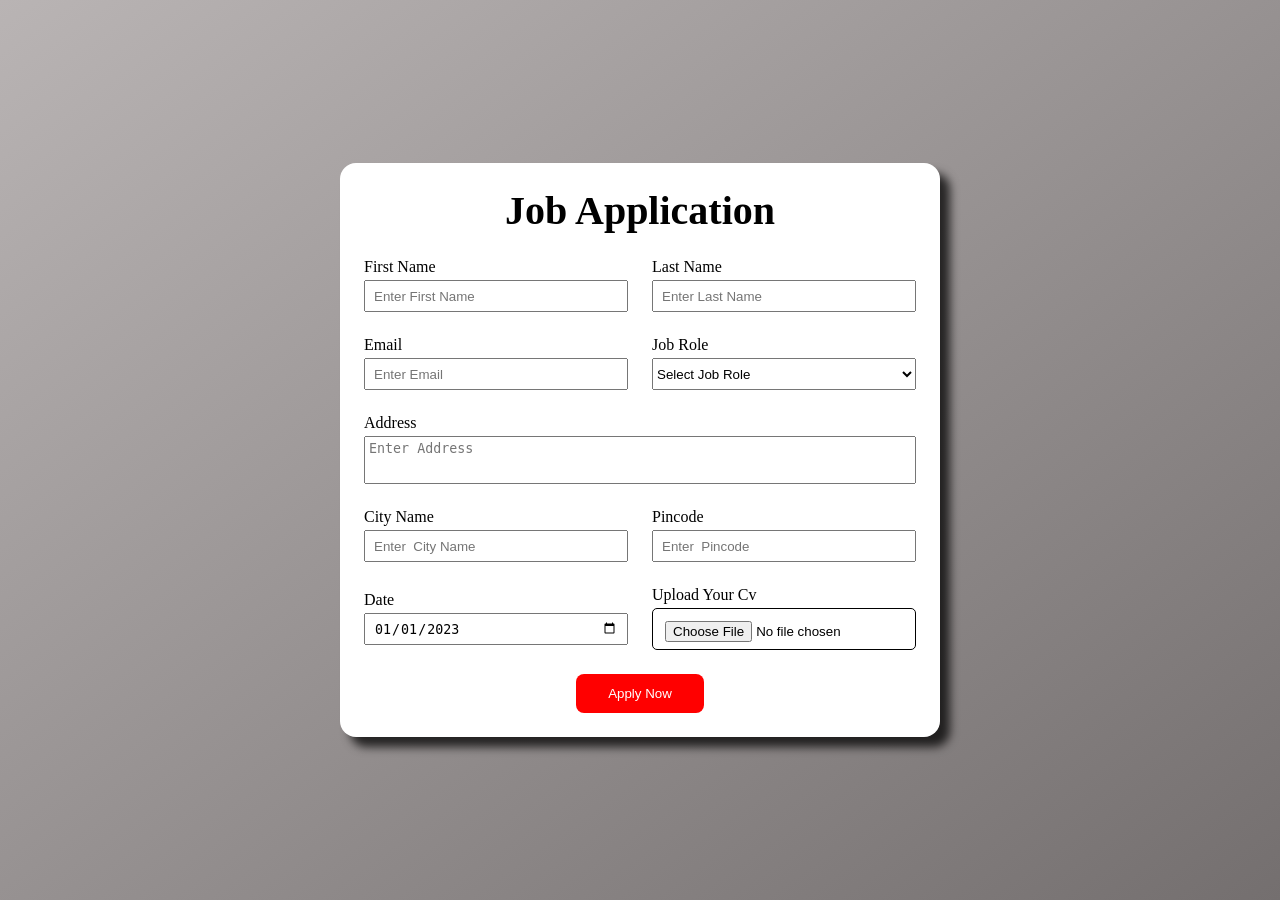
<file: PROJECT 01-Job Application/index.html>
<!doctype html>
<html lang="en">
  <head>
    <meta charset="UTF-8" />
    <meta name="viewport" content="width=device-width, initial-scale=1.0" />
    <title>Job Application Form</title>
    <link rel="stylesheet" href="./style.css" />
  </head>
  <body>
    <main>
      <h1>Job Application</h1>

      <form class="form">
        <div class="first-name details">
          <label for="first-name">First Name </label>
          <input
            type="text"
            id="first-name"
            placeholder="Enter First Name"
            name="first-name"
          />
        </div>

        <div class="last-name details">
          <label for="last-name">Last Name </label>
          <input
            type="text"
            id="last-name"
            placeholder="Enter Last Name"
            name="last-name"
          />
        </div>

        <div class="email details">
          <label for="email">Email </label>
          <input
            type="text"
            id="email"
            placeholder="Enter Email"
            name="email"
          />
        </div>

        <div class="job-role details">
          <label for="job_role"> Job Role </label>
          <select id="job_role" name="job_role">
            <option value="">Select Job Role</option>
            <option value="frontend">Frontend Developer</option>
            <option value="backend">Backend Developer</option>
            <option value="full_stack">Full Stack Developer</option>
            <option value="ui_ux">UI UX Designer</option>
          </select>
        </div>

        <div class="address details">
          <label for="address">Address </label>
          <textarea
            name="address"
            id="address"
            placeholder="Enter Address"
          ></textarea>
        </div>

        <div class="city-name details">
          <label for="city-name">City Name</label>
          <input type="text" id="city-name" placeholder="Enter  City Name" />
        </div>

        <div class="pincode details">
          <label for="pincode">Pincode</label>
          <input type="number" id="pincode" placeholder="Enter  Pincode" />
        </div>

        <div class="date details">
          Date
          <label for="date"></label>
          <input type="date" id="date" value="2023-01-01" />
        </div>

        <div class="upload details">
          <label for="cv">Upload Your Cv</label>
          <div class="file">
            <input type="file" id="cv" />
          </div>
        </div>

        <div class="button-class">
          <button type="submit" class="button">Apply Now</button>
        </div>
      </form>
    </main>
  </body>
</html>
</file>
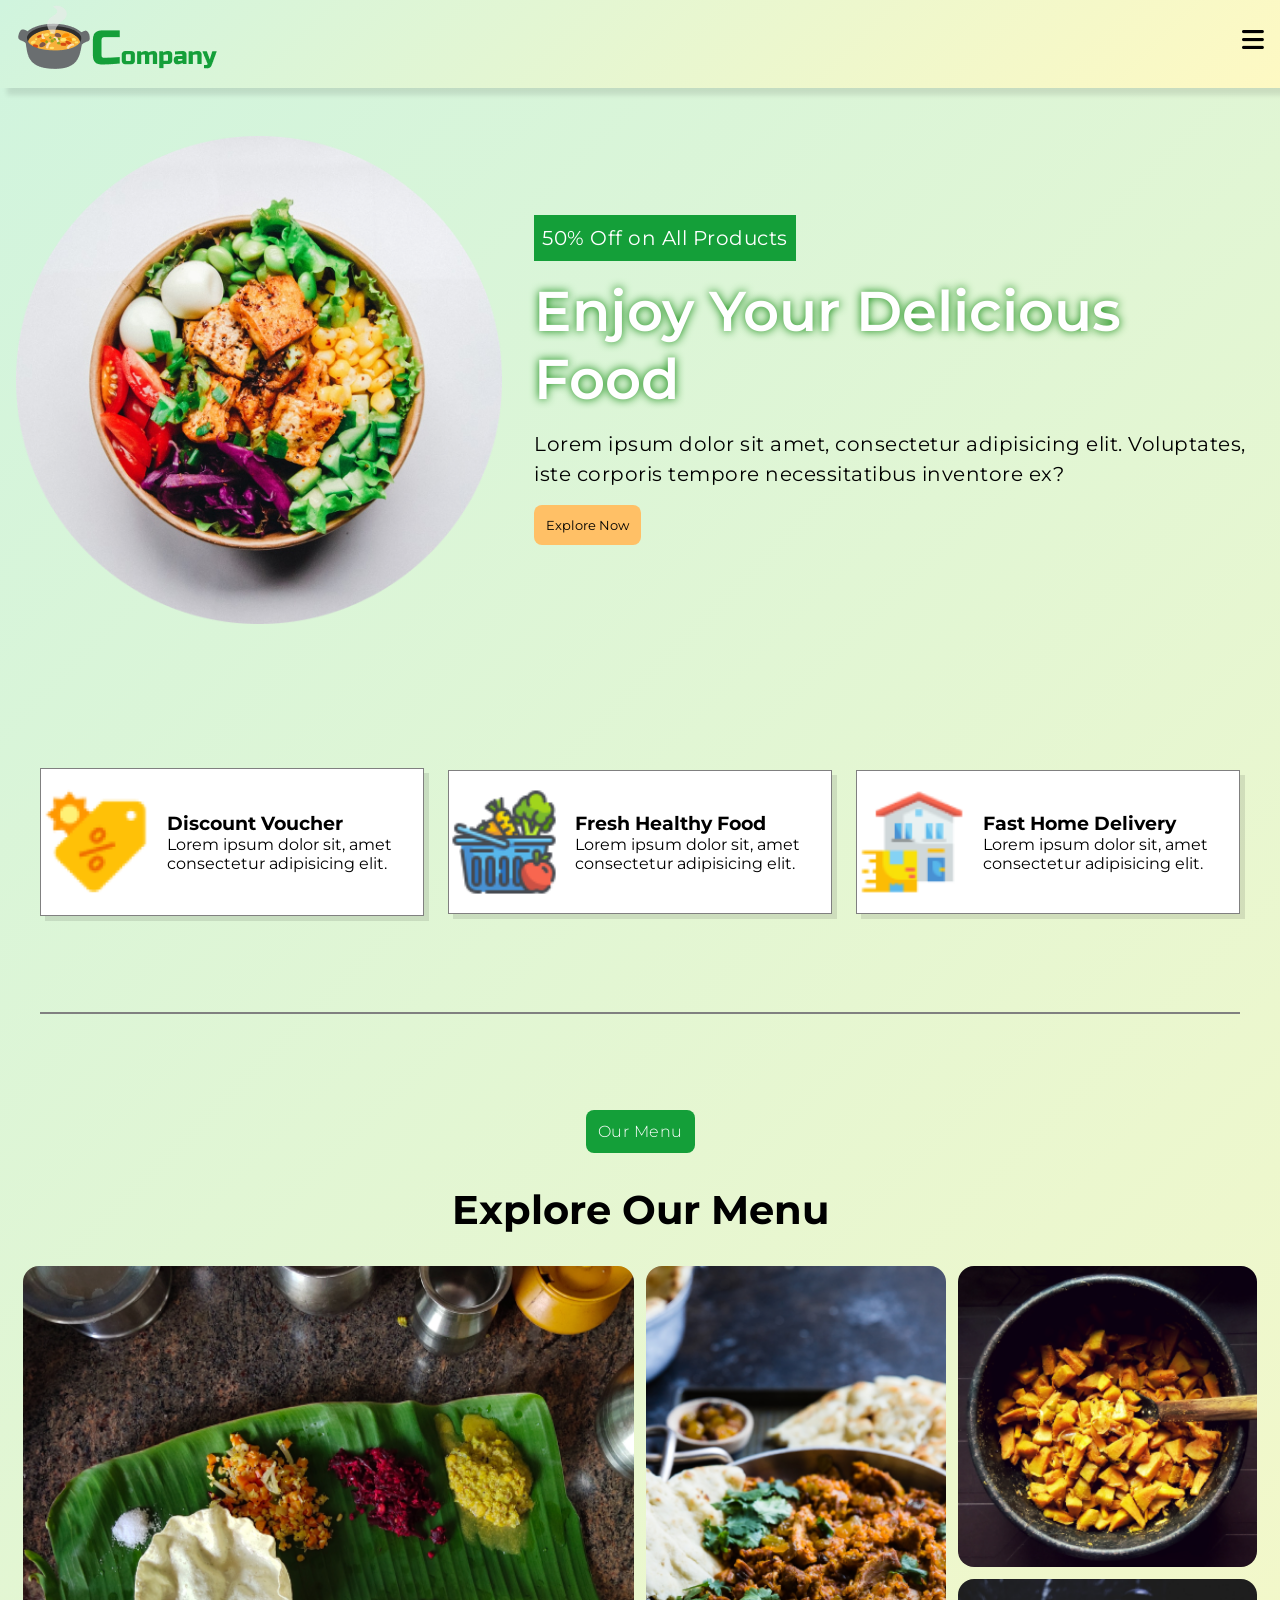
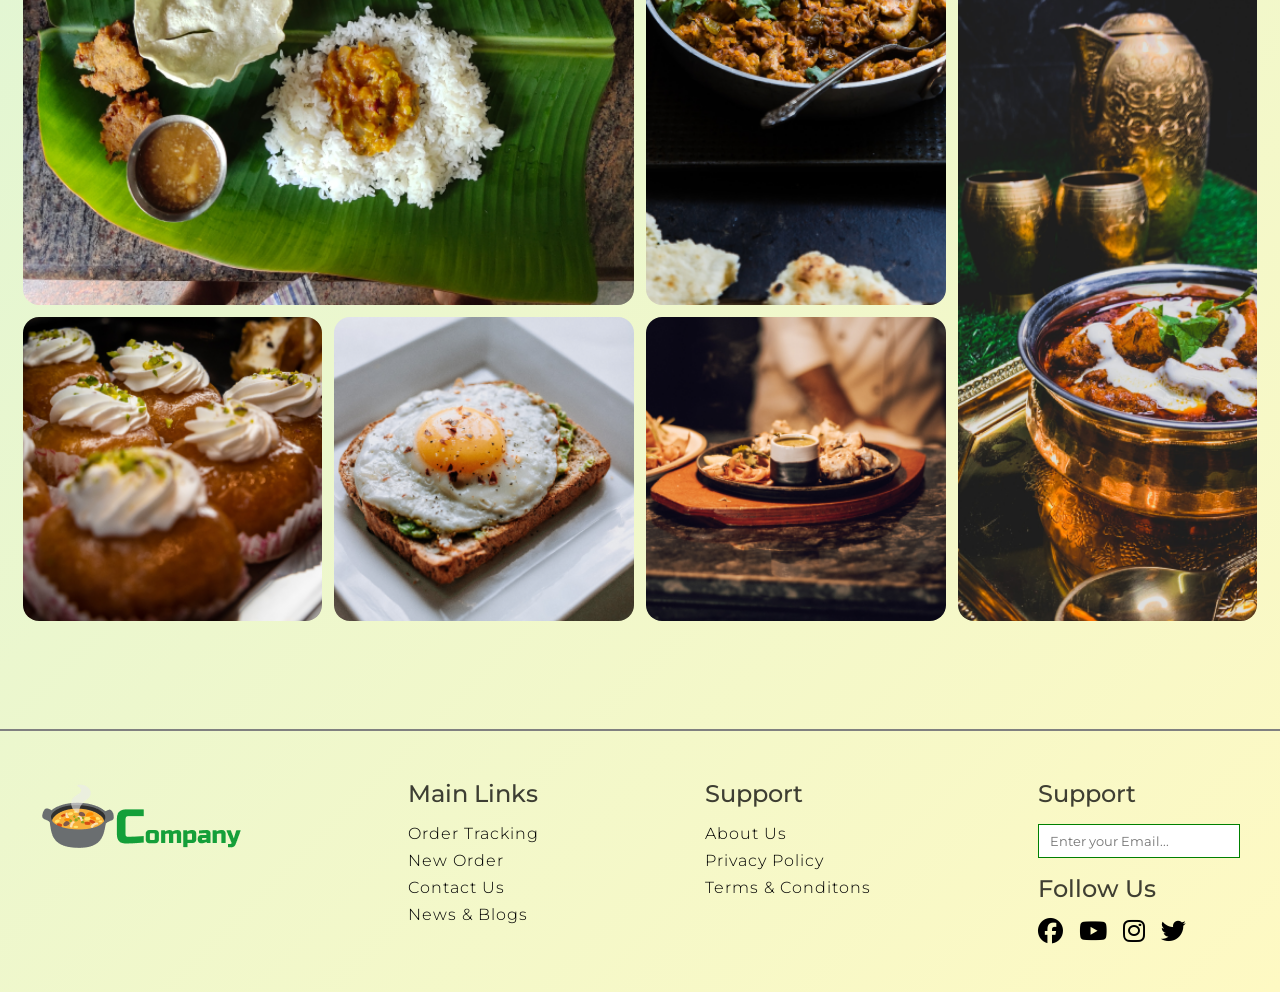
<file: PROJECT 02-Restaurant Website/index.html>
<!doctype html>
<html lang="en">
  <head>
    <meta charset="UTF-8" />
    <meta name="viewport" content="width=device-width, initial-scale=1.0" />
    <title>Restaurant Website</title>
    <link rel="stylesheet" href="./style.css" />

    <link
      rel="stylesheet"
      href="https://cdnjs.cloudflare.com/ajax/libs/font-awesome/6.7.1/css/all.min.css"
      integrity="sha512-5Hs3dF2AEPkpNAR7UiOHba+lRSJNeM2ECkwxUIxC1Q/FLycGTbNapWXB4tP889k5T5Ju8fs4b1P5z/iB4nMfSQ=="
      crossorigin="anonymous"
      referrerpolicy="no-referrer"
    />
  </head>
  <body>
    <header>
      <nav>
        <div class="logo-container">
          <img src="images/logo.png" alt="logo" />
        </div>
        <div class="bar_icon">
          <i class="fas fa-bars"></i>
        </div>
      </nav>
    </header>

    <main>
      <section class="top">
        <div class="container">
          <div class="image">
            <img src="./images/hero_image.png" alt="" />
          </div>

          <div class="text-content">
            <p class="highlight">50% Off on All Products</p>
            <h1>Enjoy Your Delicious Food</h1>
            <p>
              Lorem ipsum dolor sit amet, consectetur adipisicing elit.
              Voluptates, iste corporis tempore necessitatibus inventore ex?
            </p>
            <button>Explore Now</button>
          </div>
        </div>
      </section>

      <section class="details">
        <div class="container">
          <div class="detail">
            <div class="image">
              <img src="./icons/discount.png" alt="discount" />
            </div>
            <div class="text-content">
              <h3>Discount Voucher</h3>
              <p>Lorem ipsum dolor sit, amet consectetur adipisicing elit.</p>
            </div>
          </div>

          <div class="detail">
            <div class="image">
              <img src="./icons/fresh.png" alt="fresh foods" />
            </div>
            <div class="text-content">
              <h3>Fresh Healthy Food</h3>
              <p>Lorem ipsum dolor sit, amet consectetur adipisicing elit.</p>
            </div>
          </div>

          <div class="detail">
            <div class="image">
              <img src="./icons/delivery.png" alt="delievery" />
            </div>
            <div class="text-content">
              <h3>Fast Home Delivery</h3>
              <p>Lorem ipsum dolor sit, amet consectetur adipisicing elit.</p>
            </div>
          </div>
        </div>
      </section>

      <div class="divider"></div>

      <section class="menu">
        <button>Our Menu</button>
        <h2>Explore Our Menu</h2>

        <div class="food-items">
          <div class="image1 item">
            <img src="./images/grid_image1.png" alt="image 1" />
          </div>

          <div class="image2 item">
            <img src="./images/grid_image2.png" alt="image 2" />
          </div>

          <div class="image3 item">
            <img src="./images/grid_image3.png" alt="image 3" />
          </div>

          <div class="image4 item">
            <img src="./images/grid_image4.png" alt="image 4" />
          </div>

          <div class="image5 item">
            <img src="./images/grid_image5.png" alt="image 5" />
          </div>

          <div class="image6 item">
            <img src="./images/grid_image6.png" alt="image 6" />
          </div>

          <div class="image7 item">
            <img src="./images/grid_image7.png" alt="image 7" />
          </div>
        </div>
      </section>
    </main>

    <footer>
      <div class="content">
        <div class="logo">
          <img src="./images/logo.png" alt="" />
        </div>

        <div class="links">
          <h3>Main Links</h3>
          <ul>
            <li>Order Tracking</li>
            <li>New Order</li>
            <li>Contact Us</li>
            <li>News & Blogs</li>
          </ul>
        </div>

        <div class="support">
          <h3>Support</h3>
          <ul>
            <li>About Us</li>
            <li>Privacy Policy</li>
            <li>Terms & Conditons</li>
          </ul>
        </div>

        <div class="email">
          <h3>Support</h3>
          <input type="email" placeholder=" Enter your Email..." name="email" />
          <h3>Follow Us</h3>
          <div class="bar_icon">
            <i class="fa-brands fa-facebook"></i>
            <i class="fa-brands fa-youtube"></i>
            <i class="fa-brands fa-instagram"></i>
            <i class="fa-brands fa-twitter"></i>
          </div>
        </div>
      </div>
    </footer>
    
  </body>
</html>
</file>
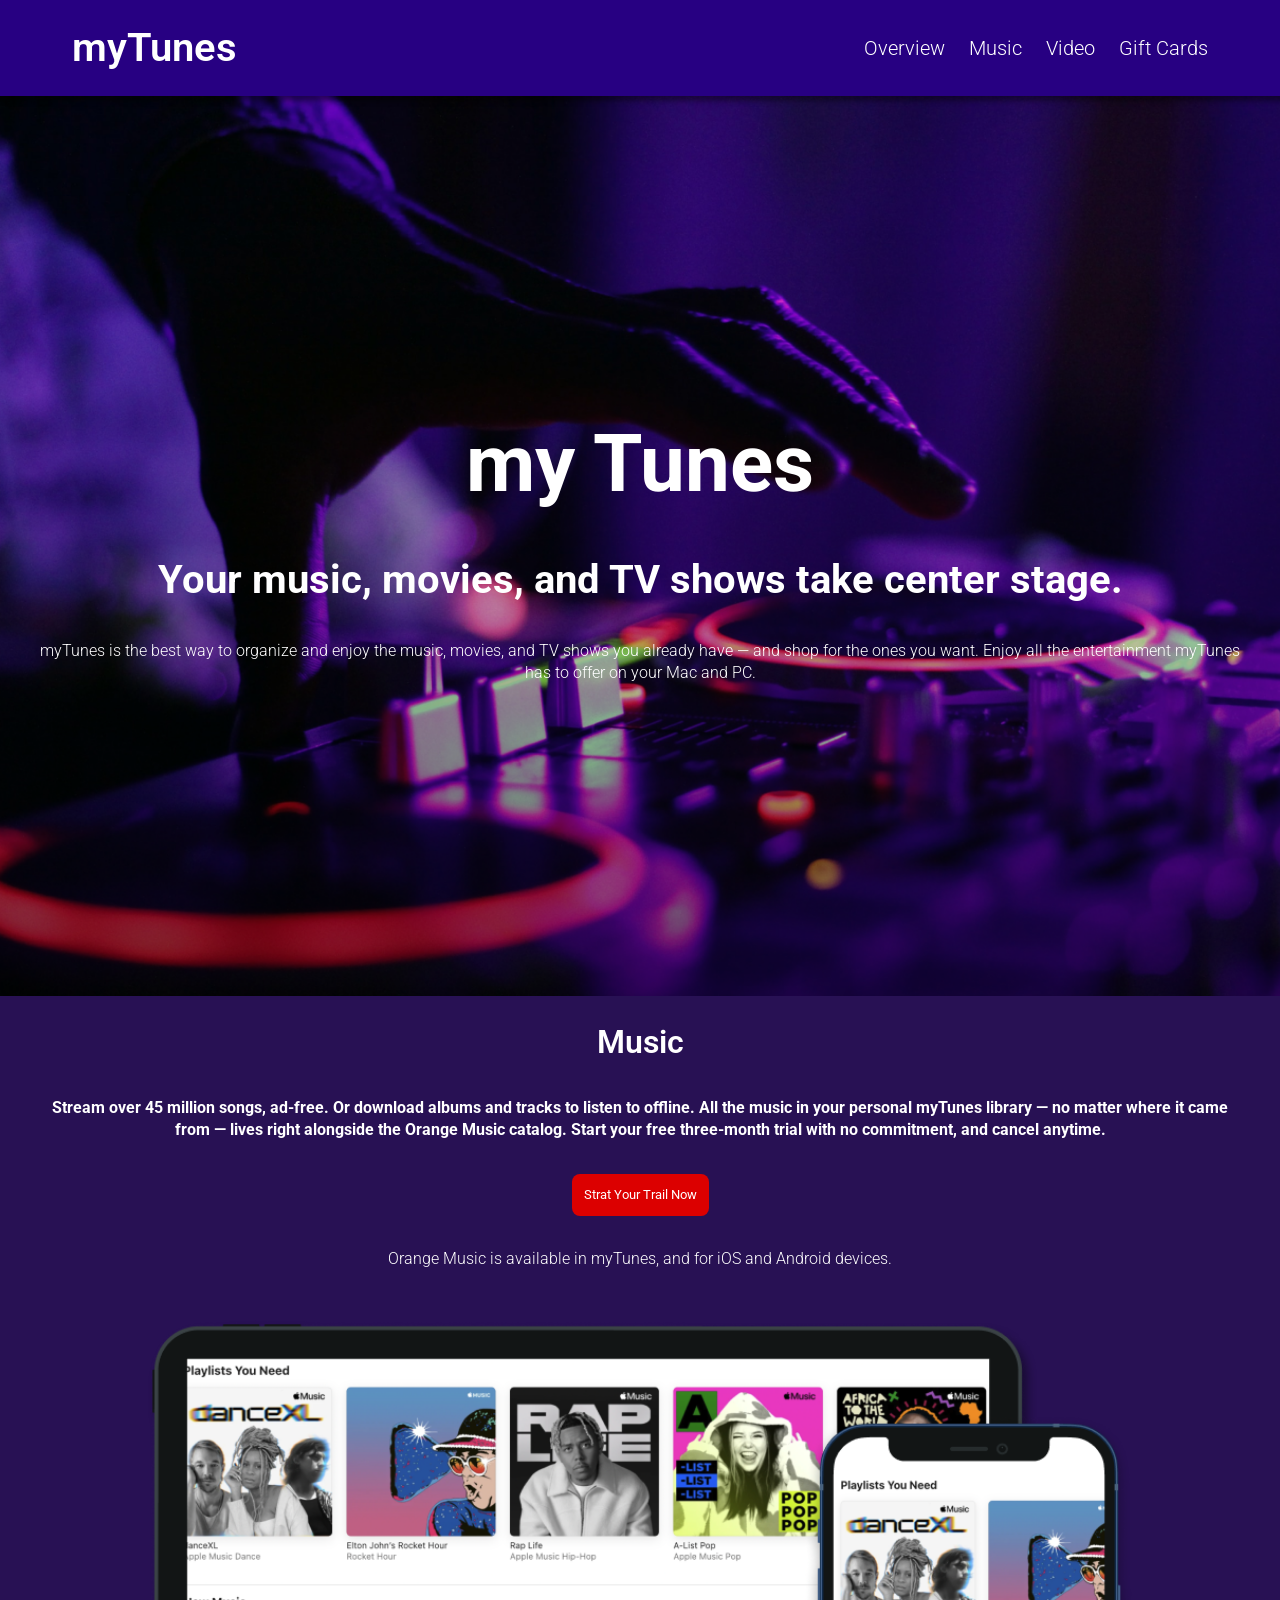
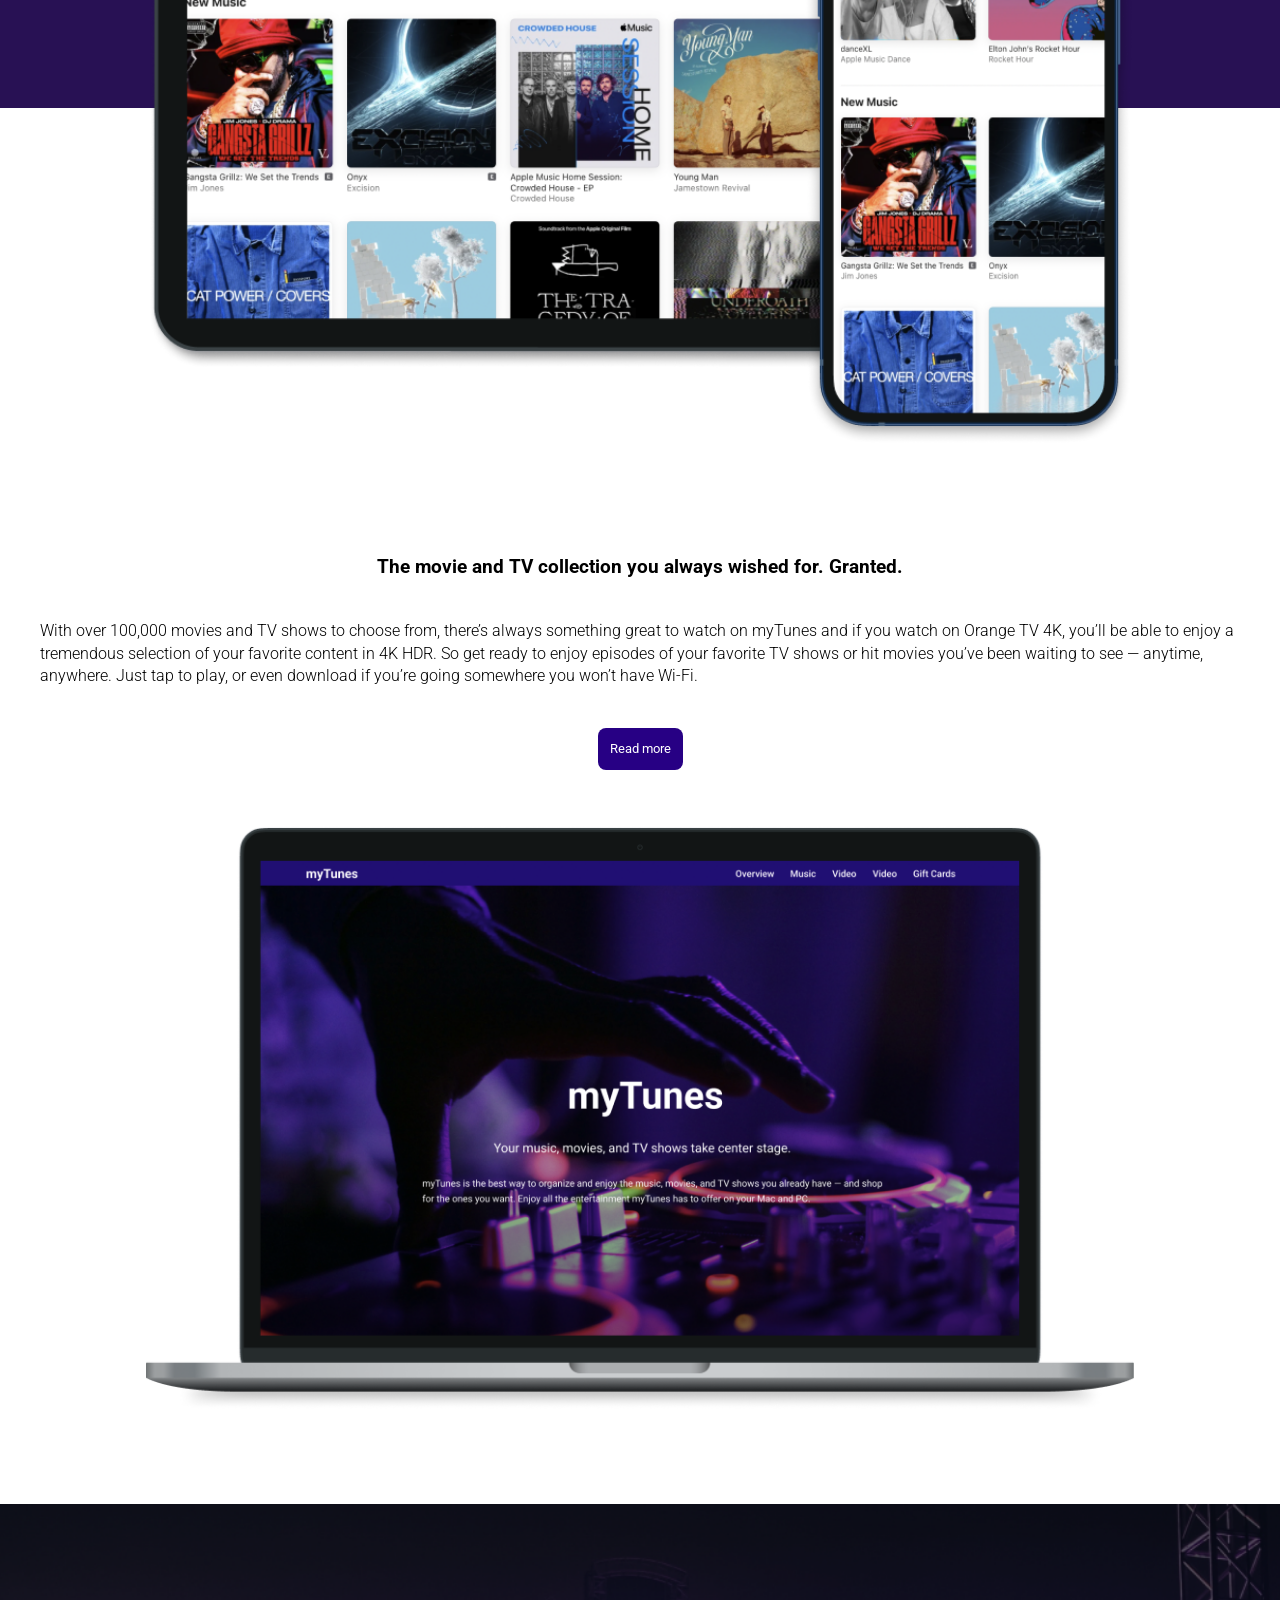
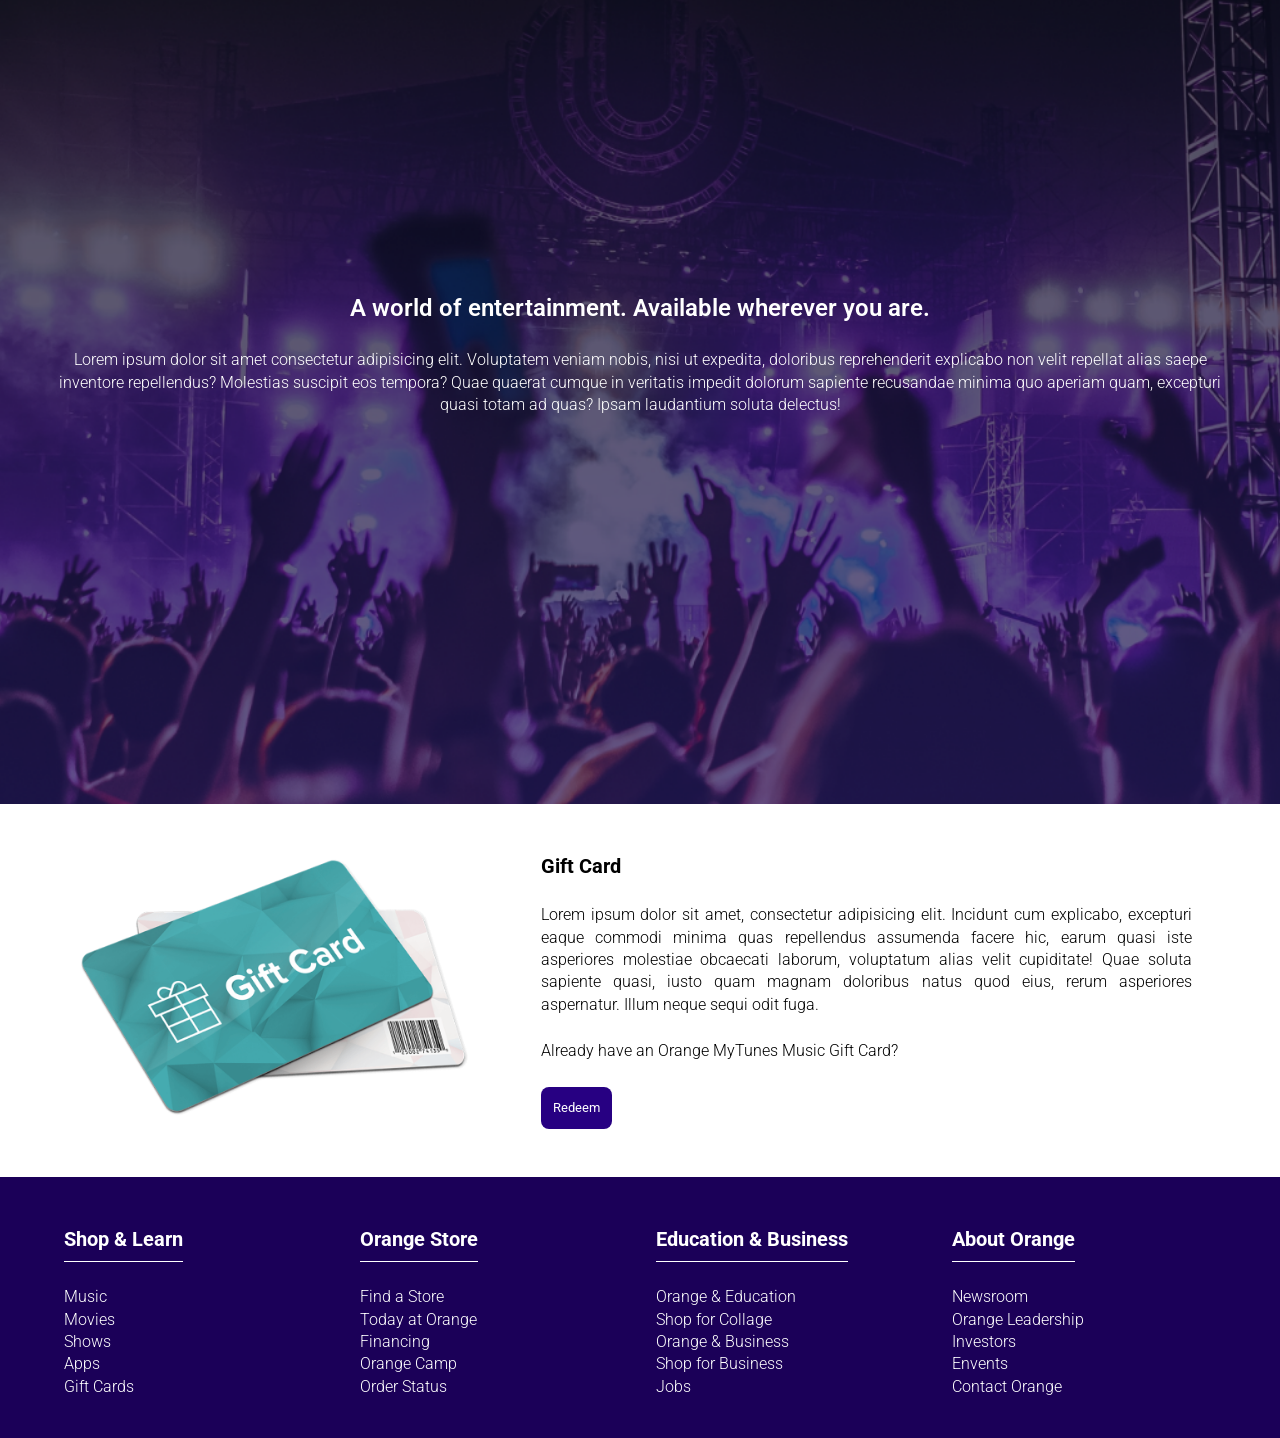
<file: PROJECT 03-myTunes Website/index.html>
<!doctype html>
<html lang="en">
  <head>
    <meta charset="UTF-8" />
    <meta name="viewport" content="width=device-width, initial-scale=1.0" />
    <title>myTunes Website</title>
    <link rel="stylesheet" href="./style.css" />
    <link rel="preconnect" href="https://fonts.googleapis.com" />
    <link rel="preconnect" href="https://fonts.gstatic.com" crossorigin />
    <link
      href="https://fonts.googleapis.com/css2?family=Lato:ital,wght@0,100;0,300;0,400;0,700;0,900;1,100;1,300;1,400;1,700;1,900&family=Red+Hat+Text:ital,wght@0,300..700;1,300..700&family=Roboto:ital,wght@0,100;0,300;0,400;0,500;0,700;0,900;1,100;1,300;1,400;1,500;1,700;1,900&display=swap"
      rel="stylesheet"
    />
    <link
      rel="stylesheet"
      href="https://cdnjs.cloudflare.com/ajax/libs/font-awesome/6.7.1/css/all.min.css"
      integrity="sha512-5Hs3dF2AEPkpNAR7UiOHba+lRSJNeM2ECkwxUIxC1Q/FLycGTbNapWXB4tP889k5T5Ju8fs4b1P5z/iB4nMfSQ=="
      crossorigin="anonymous"
      referrerpolicy="no-referrer"
    />
  </head>

  <body>
    <header>
      <nav class="container">
        <div class="logo">myTunes</div>
        <div class="link">
          <ul>
            <a href="#hero">
              <li>Overview</li>
            </a>
            <a href="#music">
              <li>Music</li>
            </a>
            <a href="#video">
              <li>Video</li>
            </a>
            <a href="#gift">
              <li>Gift Cards</li>
            </a>
          </ul>
        </div>

        <div class="hamburger">
          <div></div>
          <div></div>
          <div></div>
        </div>
      </nav>
    </header>

    <main>
      <section class="hero-section" id="hero">
        <div class="container">
          <h1>my Tunes</h1>
          <h2>Your music, movies, and TV shows take center stage.</h2>
          <p>
            myTunes is the best way to organize and enjoy the music, movies, and
            TV shows you already have — and shop for the ones you want. Enjoy
            all the entertainment myTunes has to offer on your Mac and PC.
          </p>
        </div>
      </section>

      <section class="music-section" id="music">
        <div class="container">
          <h3>Music</h3>
          <h4>
            Stream over 45 million songs, ad-free. Or download albums and tracks
            to listen to offline. All the music in your personal myTunes library
            — no matter where it came from — lives right alongside the Orange
            Music catalog. Start your free three-month trial with no commitment,
            and cancel anytime.
          </h4>
          <button>Strat Your Trail Now</button>
          <p>
            Orange Music is available in myTunes, and for iOS and Android
            devices.
          </p>

          <div class="phone-image">
            <img src="./images/ipad-iphone.png" alt="" />
          </div>
        </div>
      </section>

      <section class="about-music">
        <div class="container">
          <h3>The movie and TV collection you always wished for. Granted.</h3>
          <p>
            With over 100,000 movies and TV shows to choose from, there’s always
            something great to watch on myTunes and if you watch on Orange TV
            4K, you’ll be able to enjoy a tremendous selection of your favorite
            content in 4K HDR. So get ready to enjoy episodes of your favorite
            TV shows or hit movies you’ve been waiting to see — anytime,
            anywhere. Just tap to play, or even download if you’re going
            somewhere you won’t have Wi-Fi.
          </p>
          <button>Read more</button>
          <div class="mac-img">
            <img src="images/mac.png" alt="macbook" />
          </div>
        </div>
      </section>

      <section class="video-section" id="video">
        <div class="container">
          <h4>A world of entertainment. Available wherever you are.</h4>
          <p>
            Lorem ipsum dolor sit amet consectetur adipisicing elit. Voluptatem
            veniam nobis, nisi ut expedita, doloribus reprehenderit explicabo
            non velit repellat alias saepe inventore repellendus? Molestias
            suscipit eos tempora? Quae quaerat cumque in veritatis impedit
            dolorum sapiente recusandae minima quo aperiam quam, excepturi quasi
            totam ad quas? Ipsam laudantium soluta delectus!
          </p>
        </div>
      </section>

      <section class="gift-section" id="gift">
        <div class="container">
          <div class="image">
            <img src="./images/gift_card.png" alt="" />
          </div>
          <div class="text-content">
            <h4>Gift Card</h4>
            <p>
              Lorem ipsum dolor sit amet, consectetur adipisicing elit. Incidunt
              cum explicabo, excepturi eaque commodi minima quas repellendus
              assumenda facere hic, earum quasi iste asperiores molestiae
              obcaecati laborum, voluptatum alias velit cupiditate! Quae soluta
              sapiente quasi, iusto quam magnam doloribus natus quod eius, rerum
              asperiores aspernatur. Illum neque sequi odit fuga.
            </p>
            <p>Already have an Orange MyTunes Music Gift Card?</p>

            <button>Redeem</button>
          </div>
        </div>
      </section>
    </main>

    <footer>
      <section class="footer-upper container">
        <div class="footer-links">
          <h4>Shop & Learn</h4>
          <ul>
            <li>Music</li>
            <li>Movies</li>
            <li>Shows</li>
            <li>Apps</li>
            <li>Gift Cards</li>
          </ul>
        </div>
        <div class="footer-links">
          <h4>Orange Store</h4>
          <ul>
            <li>Find a Store</li>
            <li>Today at Orange</li>
            <li>Financing</li>
            <li>Orange Camp</li>
            <li>Order Status</li>
          </ul>
        </div>
        <div class="footer-links">
          <h4>Education & Business</h4>
          <ul>
            <li>Orange & Education</li>
            <li>Shop for Collage</li>
            <li>Orange & Business</li>
            <li>Shop for Business</li>
            <li>Jobs</li>
          </ul>
        </div>
        <div class="footer-links">
          <h4>About Orange</h4>
          <ul>
            <li>Newsroom</li>
            <li>Orange Leadership</li>
            <li>Investors</li>
            <li>Envents</li>
            <li>Contact Orange</li>
          </ul>
        </div>
      </section>
    </footer>
  </body>
</html>
</file>
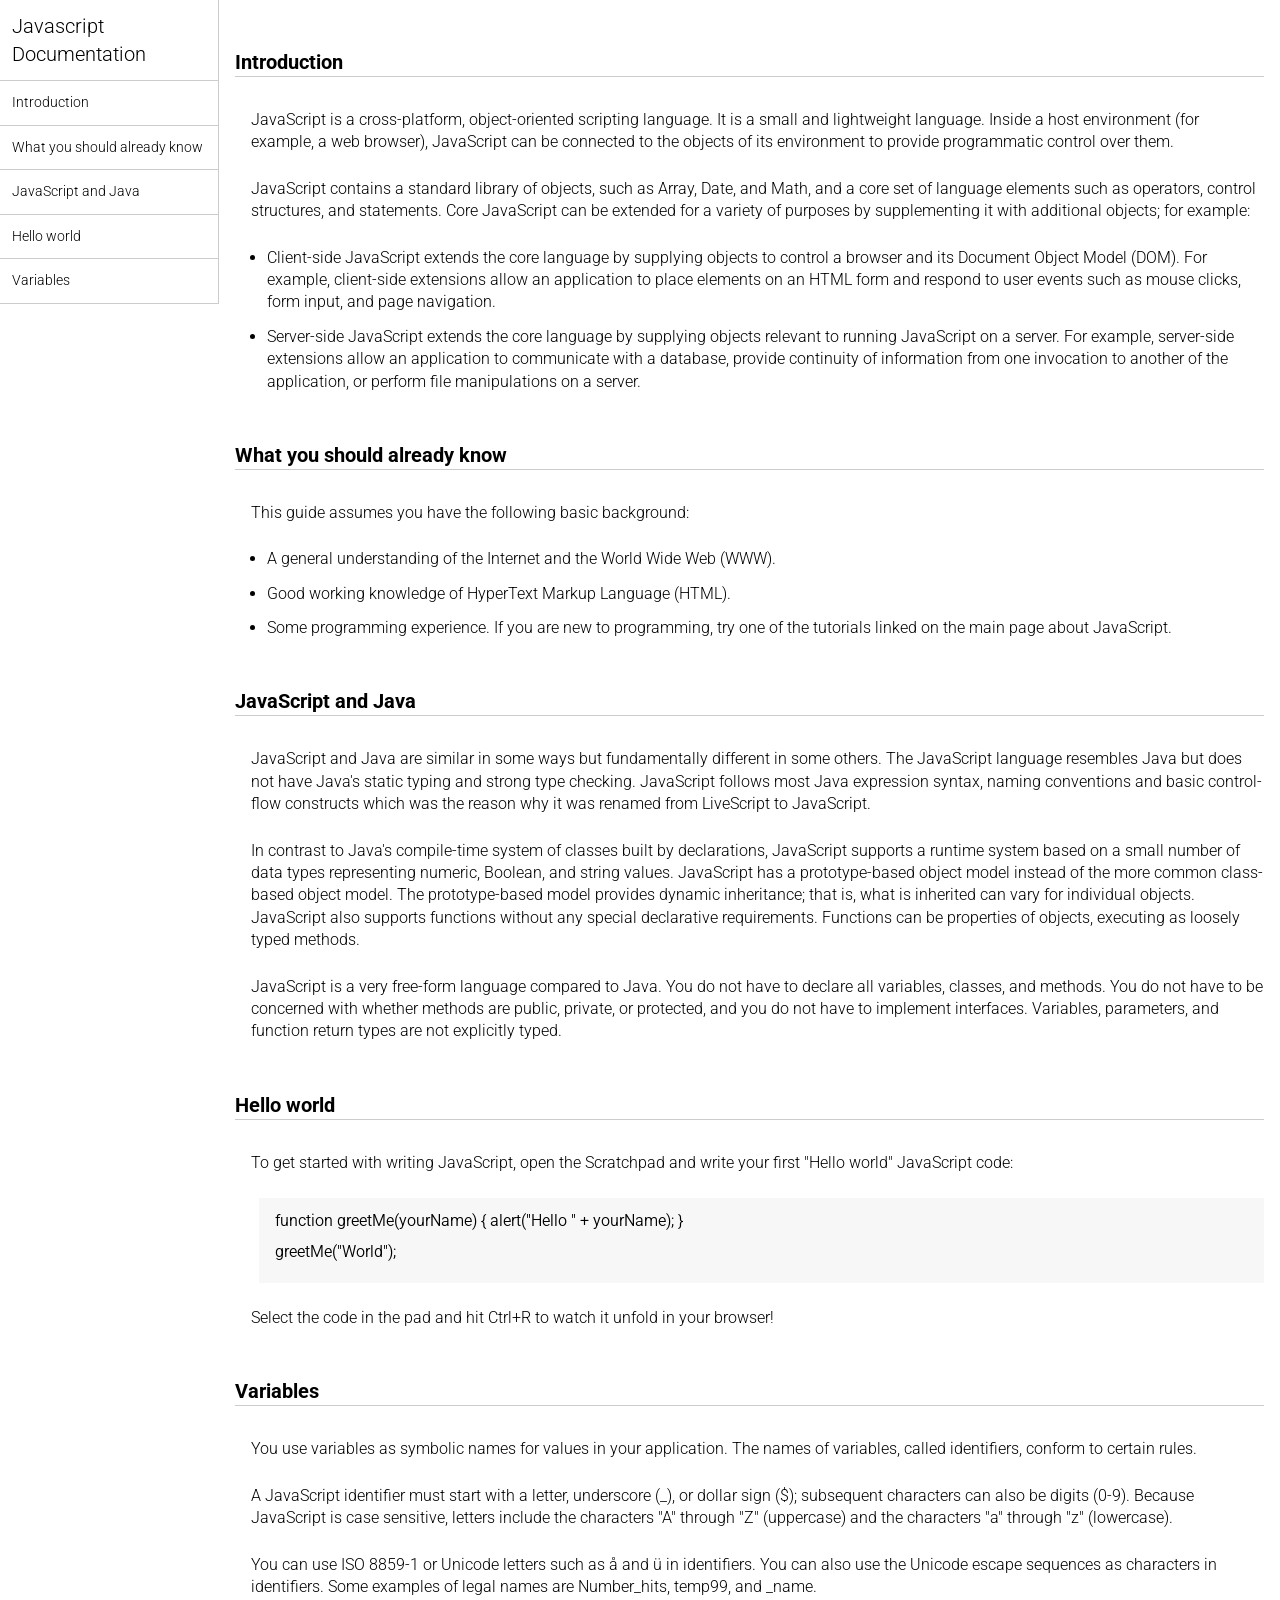
<file: PROJECT 04-JAVASCRIPT DOCUMENTATION/index.html>
<!doctype html>
<html lang="en">
  <head>
    <meta charset="UTF-8" />
    <meta name="viewport" content="width=device-width, initial-scale=1.0" />
    <title>Javascript Documentation</title>
    <link rel="stylesheet" href="style.css" />
    <link rel="stylesheet" href="style.css" />
  </head>
  <body>
    <header>
      <nav>
        <h1>Javascript Documentation</h1>
        <ul>
          <a href="#Introduction"><li>Introduction</li></a>
          <a href="#What_you_should_already_know"
            ><li>What you should already know</li></a
          >
          <a href="#JavaScript_and_Java"><li>JavaScript and Java</li></a>
          <a href="#Hello_world"><li>Hello world</li></a>
          <a href="#Variables"><li>Variables</li></a>
        </ul>
      </nav>
    </header>

    <main>
      <section id="Introduction">
        <h2>Introduction</h2>
        <article>
          <p>
            JavaScript is a cross-platform, object-oriented scripting language.
            It is a small and lightweight language. Inside a host environment
            (for example, a web browser), JavaScript can be connected to the
            objects of its environment to provide programmatic control over
            them.
          </p>

          <p>
            JavaScript contains a standard library of objects, such as Array,
            Date, and Math, and a core set of language elements such as
            operators, control structures, and statements. Core JavaScript can
            be extended for a variety of purposes by supplementing it with
            additional objects; for example:
          </p>
          <ul>
            <li>
              Client-side JavaScript extends the core language by supplying
              objects to control a browser and its Document Object Model (DOM).
              For example, client-side extensions allow an application to place
              elements on an HTML form and respond to user events such as mouse
              clicks, form input, and page navigation.
            </li>
            <li>
              Server-side JavaScript extends the core language by supplying
              objects relevant to running JavaScript on a server. For example,
              server-side extensions allow an application to communicate with a
              database, provide continuity of information from one invocation to
              another of the application, or perform file manipulations on a
              server.
            </li>
          </ul>
        </article>
      </section>

      <section id="What_you_should_already_know">
        <h2>What you should already know</h2>
        <article>
          <p>This guide assumes you have the following basic background:</p>

          <ul>
            <li>
              A general understanding of the Internet and the World Wide Web
              (WWW).
            </li>
            <li>Good working knowledge of HyperText Markup Language (HTML).</li>
            <li>
              Some programming experience. If you are new to programming, try
              one of the tutorials linked on the main page about JavaScript.
            </li>
          </ul>
        </article>
      </section>

      <section id="JavaScript_and_Java">
        <h2>JavaScript and Java</h2>
        <article>
          <p>
            JavaScript and Java are similar in some ways but fundamentally
            different in some others. The JavaScript language resembles Java but
            does not have Java's static typing and strong type checking.
            JavaScript follows most Java expression syntax, naming conventions
            and basic control-flow constructs which was the reason why it was
            renamed from LiveScript to JavaScript.
          </p>

          <p>
            In contrast to Java's compile-time system of classes built by
            declarations, JavaScript supports a runtime system based on a small
            number of data types representing numeric, Boolean, and string
            values. JavaScript has a prototype-based object model instead of the
            more common class-based object model. The prototype-based model
            provides dynamic inheritance; that is, what is inherited can vary
            for individual objects. JavaScript also supports functions without
            any special declarative requirements. Functions can be properties of
            objects, executing as loosely typed methods.
          </p>
          <p>
            JavaScript is a very free-form language compared to Java. You do not
            have to declare all variables, classes, and methods. You do not have
            to be concerned with whether methods are public, private, or
            protected, and you do not have to implement interfaces. Variables,
            parameters, and function return types are not explicitly typed.
          </p>
        </article>
      </section>

      <section id="Hello_world">
        <h2>Hello world</h2>
        <article>
          <p>
            To get started with writing JavaScript, open the Scratchpad and
            write your first "Hello world" JavaScript code:
          </p>
          <div class="code">
            <p>function greetMe(yourName) { alert("Hello " + yourName); }</p>
            <p>greetMe("World");</p>
          </div>

          <p>
            Select the code in the pad and hit Ctrl+R to watch it unfold in your
            browser!
          </p>
        </article>
      </section>

      <section id="Variables">
        <h2>Variables</h2>
        <article>
          <p>
            You use variables as symbolic names for values in your application.
            The names of variables, called identifiers, conform to certain
            rules.
          </p>
          <p>
            A JavaScript identifier must start with a letter, underscore (_), or
            dollar sign ($); subsequent characters can also be digits (0-9).
            Because JavaScript is case sensitive, letters include the characters
            "A" through "Z" (uppercase) and the characters "a" through "z"
            (lowercase).
          </p>
          <p>
            You can use ISO 8859-1 or Unicode letters such as å and ü in
            identifiers. You can also use the Unicode escape sequences as
            characters in identifiers. Some examples of legal names are
            Number_hits, temp99, and _name.
          </p>
        </article>
      </section>
    </main>
  </body>
</html>
</file>
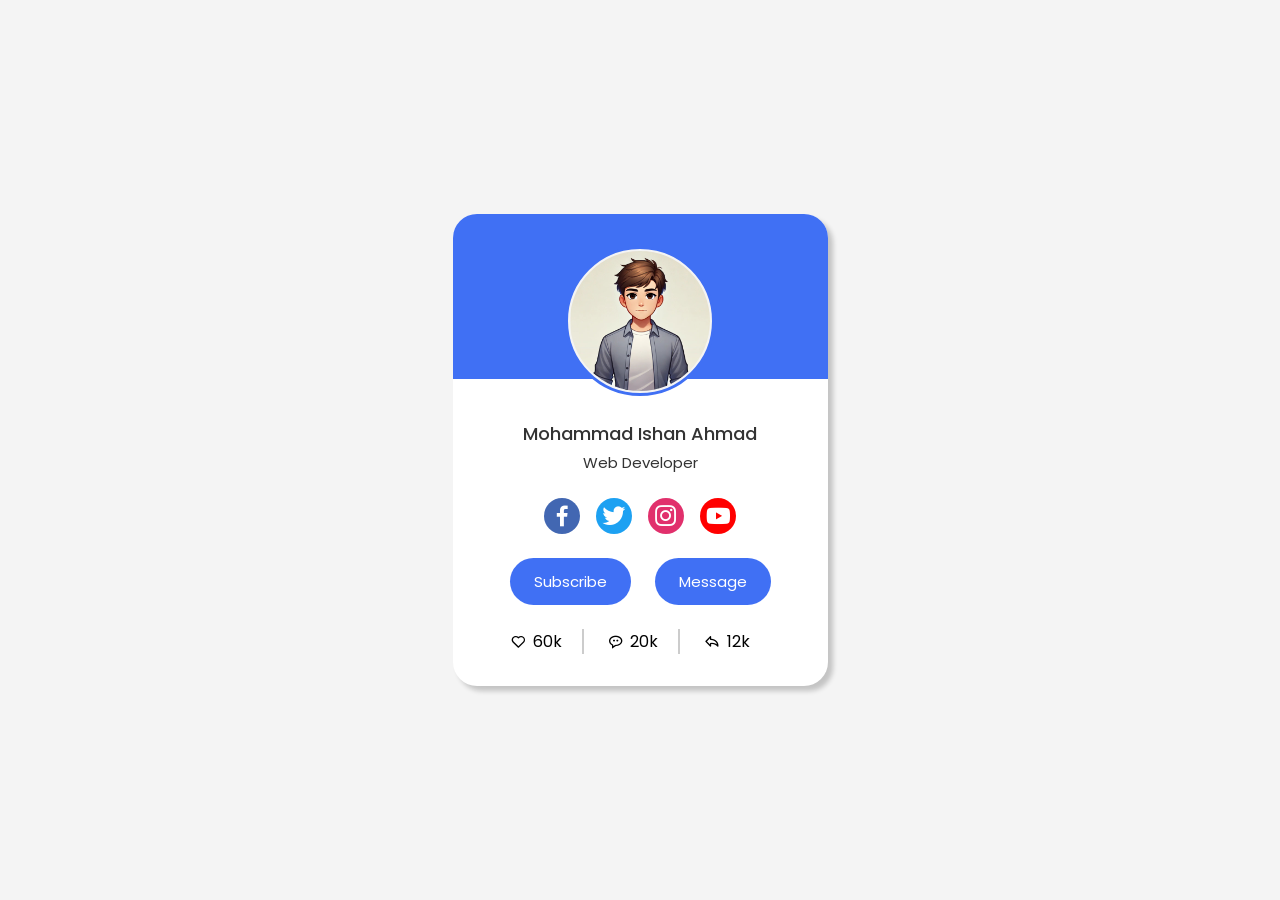
<file: PROJECT 05-Profile Card/index.html>
<!doctype html>
<html lang="en">
  <head>
    <meta charset="UTF-8" />
    <meta name="viewport" content="width=device-width, initial-scale=1.0" />
    <title>Profile Card UI Design</title>
    <link rel="stylesheet" href="./style.css" />

    <link
      href="https://unpkg.com/boxicons@2.1.4/css/boxicons.min.css"
      rel="stylesheet"
    />
  </head>
  <body>
    <div class="profile-card">
      <div class="image">
        <img src="./assets/Untitled.jpg" alt="" />
      </div>

      <div class="text">
        <div class="name">Mohammad Ishan Ahmad</div>
        <div class="job">Web Developer</div>
      </div>

      <div class="media-buttons">
        <a href="#" style="background: #4267b2" class="link">
          <i class="bx bxl-facebook"></i>
        </a>
        <a href="#" style="background: #1da1f2" class="link">
          <i class="bx bxl-twitter"></i>
        </a>
        <a href="#" style="background: #e1306c" class="link">
          <i class="bx bxl-instagram"></i>
        </a>
        <a href="#" style="background: #ff0000" class="link">
          <i class="bx bxl-youtube"></i>
        </a>
      </div>

      <div class="buttons">
        <button>Subscribe</button>
        <button>Message</button>
      </div>

      <div class="analytics">
        <div class="data">
          <i class="bx bx-heart"></i>
          <p>60k</p>
        </div>
        <div class="data">
          <i class="bx bx-message-rounded-dots"></i>
          <p>20k</p>
        </div>
        <div class="data" style="border: none">
          <i class="bx bx-share"></i>
          <p>12k</p>
        </div>
      </div>
    </div>
  </body>
</html>
</file>
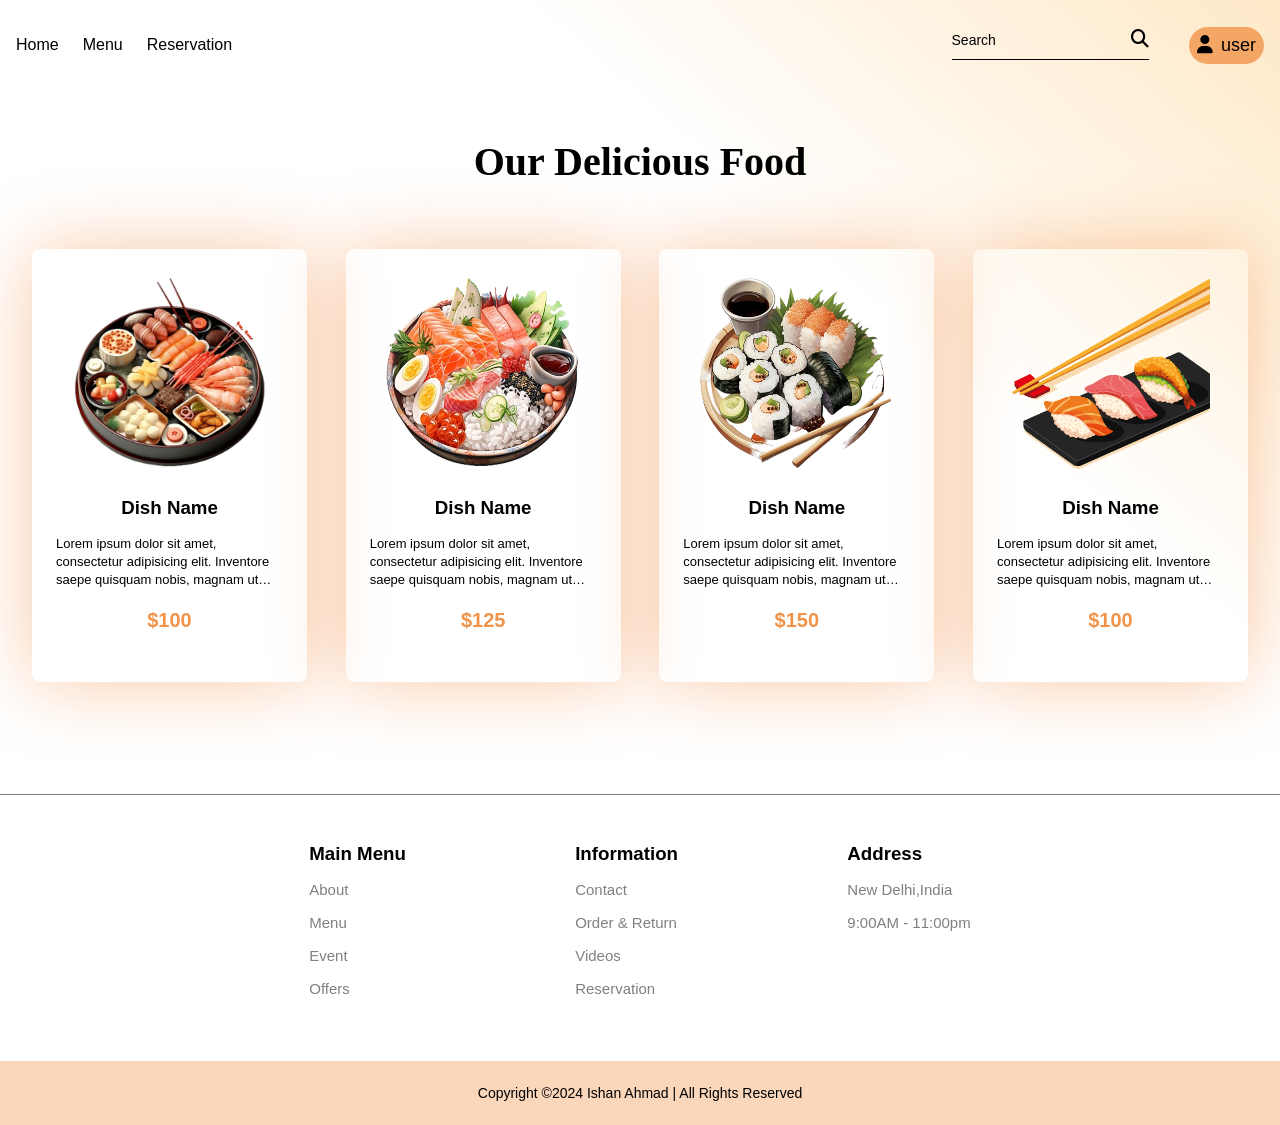
<file: PROJECT 06-Multi-page Restaurant Website/menu.html>
<!DOCTYPE html>
<html lang="en">
  <head>
    <meta charset="UTF-8" />

    <meta name="viewport" content="width=device-width, initial-scale=1.0" />

    <title>Menu</title>

    <link rel="stylesheet" href="./css/style.css" />
    <link rel="stylesheet" href="./css/menu.css" />

    <link
      rel="stylesheet"
      href="https://cdnjs.cloudflare.com/ajax/libs/font-awesome/6.7.1/css/all.min.css"
      integrity="sha512-5Hs3dF2AEPkpNAR7UiOHba+lRSJNeM2ECkwxUIxC1Q/FLycGTbNapWXB4tP889k5T5Ju8fs4b1P5z/iB4nMfSQ=="
      crossorigin="anonymous"
      referrerpolicy="no-referrer"
    />

    <link rel="preconnect" href="https://fonts.googleapis.com" />
    <link rel="preconnect" href="https://fonts.gstatic.com" crossorigin />
    <link
      href="https://fonts.googleapis.com/css2?family=Cedarville+Cursive&family=Lato:ital,wght@0,100;0,300;0,400;0,700;0,900;1,100;1,300;1,400;1,700;1,900&family=Poppins:ital,wght@0,100;0,200;0,300;0,400;0,500;0,600;0,700;0,800;0,900;1,100;1,200;1,300;1,400;1,500;1,600;1,700;1,800;1,900&family=Red+Hat+Text:ital,wght@0,300..700;1,300..700&family=Roboto:ital,wght@0,100;0,300;0,400;0,500;0,700;0,900;1,100;1,300;1,400;1,500;1,700;1,900&display=swap"
      rel="stylesheet"
    />
  </head>

  <body>
    <header>
      <nav class="container">
        <div class="left">
          <a href="./index.html">Home</a>
          <a href="./menu.html">Menu</a>
          <a href="./reserve.html">Reservation</a>
        </div>

        <div class="right">
          <div class="search">
            <input type="text" placeholder="Search" />
            <a href="#"> <i class="fa-solid fa-magnifying-glass"></i></a>
          </div>

          <div class="user">
            <a href="./login.html">
              <i class="fa-solid fa-user"></i>
              <span>user</span>
            </a>
          </div>
        </div>
      </nav>
    </header>

    <main>
      <div class="container">
        <h1>Our Delicious Food</h1>

        <div class="menu-box">
          <div class="menu-card">
            <div class="image">
              <img src="./images/img3.png" alt="dish-image" width="200px" />
            </div>
            <div class="text-content">
              <h3>Dish Name</h3>
              <p>
                Lorem ipsum dolor sit amet, consectetur adipisicing elit.
                Inventore saepe quisquam nobis, magnam ut expedita animi est
                voluptate sunt a eaque laudantium minima, corrupti possimus!
              </p>
              <p><span>$100</span></p>
            </div>
          </div>

          <div class="menu-card">
            <div class="image">
              <img src="./images/img4.png" alt="dish-image" width="200px" />
            </div>
            <div class="text-content">
              <h3>Dish Name</h3>
              <p>
                Lorem ipsum dolor sit amet, consectetur adipisicing elit.
                Inventore saepe quisquam nobis, magnam ut expedita animi est
                voluptate sunt a eaque laudantium minima, corrupti possimus!
              </p>
              <p><span>$125</span></p>
            </div>
          </div>
          <div class="menu-card">
            <div class="image">
              <img src="./images/img5.png" alt="dish-image" width="200px" />
            </div>
            <div class="text-content">
              <h3>Dish Name</h3>
              <p>
                Lorem ipsum dolor sit amet, consectetur adipisicing elit.
                Inventore saepe quisquam nobis, magnam ut expedita animi est
                voluptate sunt a eaque laudantium minima, corrupti possimus!
              </p>
              <p><span>$150</span></p>
            </div>
          </div>

          <div class="menu-card">
            <div class="image">
              <img src="./images/img6.png" alt="dish-image" width="200px" />
            </div>
            <div class="text-content">
              <h3>Dish Name</h3>
              <p>
                Lorem ipsum dolor sit amet, consectetur adipisicing elit.
                Inventore saepe quisquam nobis, magnam ut expedita animi est
                voluptate sunt a eaque laudantium minima, corrupti possimus!
              </p>
              <p><span>$100</span></p>
            </div>
          </div>
        </div>
      </div>
    </main>

    <footer>
      <section class="top">
        <div class="footer-list">
          <ul>
            <h3>Main Menu</h3>
            <li><a href="#">About</a></li>
            <li><a href="#">Menu</a></li>
            <li><a href="#">Event</a></li>
            <li><a href="#">Offers</a></li>
          </ul>
        </div>

        <div class="footer-list">
          <ul>
            <h3>Information</h3>
            <li><a href="#">Contact</a></li>
            <li><a href="#">Order & Return</a></li>
            <li><a href="#">Videos</a></li>
            <li><a href="#">Reservation</a></li>
          </ul>
        </div>

        <div class="footer-list">
          <ul>
            <h3>Address</h3>
            <li>New Delhi,India</li>
            <li>9:00AM - 11:00pm</li>
          </ul>
        </div>
      </section>

      <section class="bottom">
        <p>Copyright &copy;2024 Ishan Ahmad | All Rights Reserved</p>
      </section>
    </footer>
  </body>
</html>
</file>
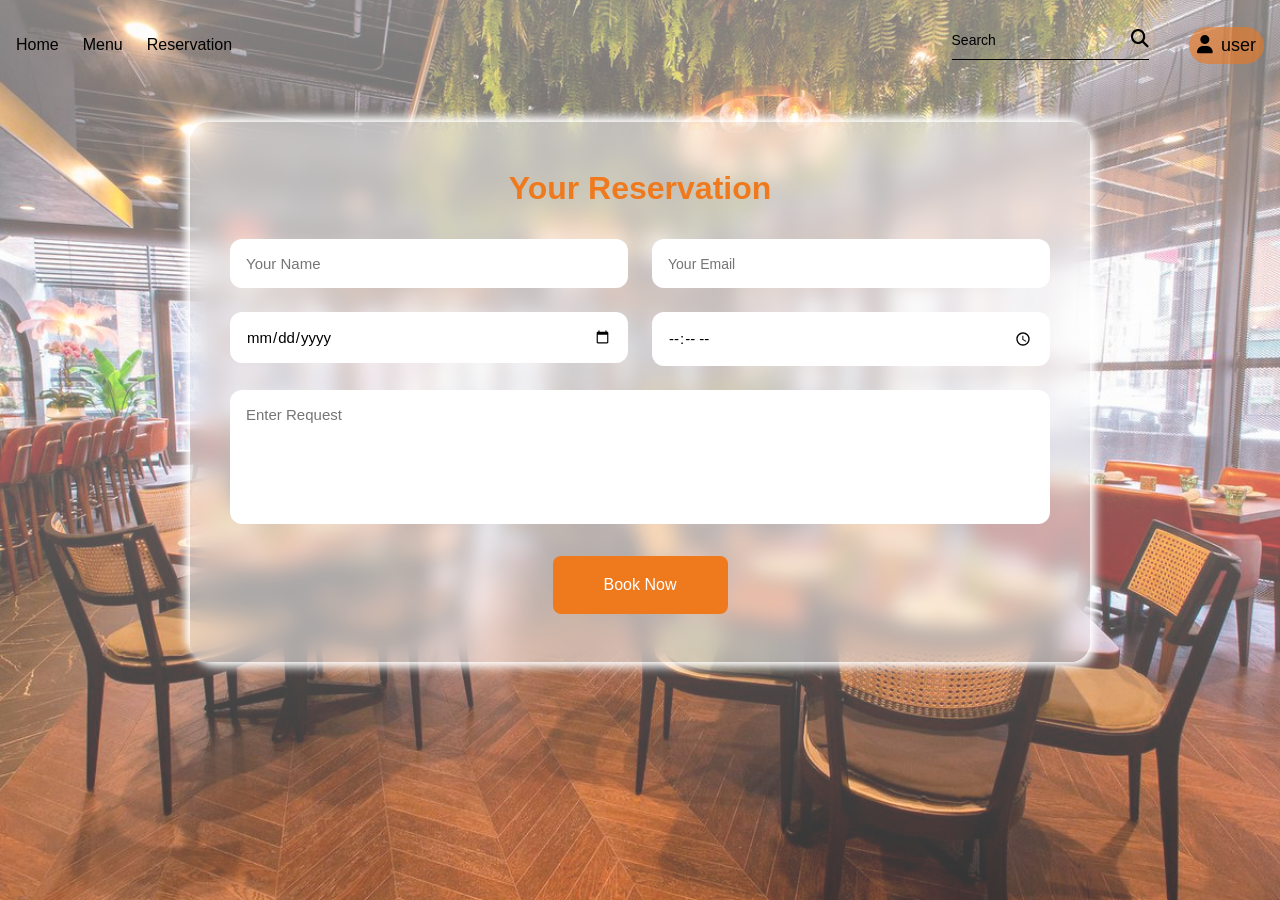
<file: PROJECT 06-Multi-page Restaurant Website/reserve.html>
<!DOCTYPE html>
<html lang="en">
  <head>
    <meta charset="UTF-8" />
    <meta name="viewport" content="width=device-width, initial-scale=1.0" />
    <title>Reservation</title>
    <link rel="stylesheet" href="./css/style.css" />
    <link rel="stylesheet" href="./css/reserve.css" />

    <link
      rel="stylesheet"
      href="https://cdnjs.cloudflare.com/ajax/libs/font-awesome/6.7.1/css/all.min.css"
      integrity="sha512-5Hs3dF2AEPkpNAR7UiOHba+lRSJNeM2ECkwxUIxC1Q/FLycGTbNapWXB4tP889k5T5Ju8fs4b1P5z/iB4nMfSQ=="
      crossorigin="anonymous"
      referrerpolicy="no-referrer"
    />

    <link rel="preconnect" href="https://fonts.googleapis.com" />
    <link rel="preconnect" href="https://fonts.gstatic.com" crossorigin />
    <link
      href="https://fonts.googleapis.com/css2?family=Cedarville+Cursive&family=Lato:ital,wght@0,100;0,300;0,400;0,700;0,900;1,100;1,300;1,400;1,700;1,900&family=Poppins:ital,wght@0,100;0,200;0,300;0,400;0,500;0,600;0,700;0,800;0,900;1,100;1,200;1,300;1,400;1,500;1,600;1,700;1,800;1,900&family=Red+Hat+Text:ital,wght@0,300..700;1,300..700&family=Roboto:ital,wght@0,100;0,300;0,400;0,500;0,700;0,900;1,100;1,300;1,400;1,500;1,700;1,900&display=swap"
      rel="stylesheet"
    />
  </head>

  <body>
    <header>
      <nav class="container">
        <div class="left">
          <a href="./index.html">Home</a>
          <a href="./menu.html">Menu</a>
          <a href="./reserve.html">Reservation</a>
        </div>

        <div class="right">
          <div class="search">
            <input type="text" placeholder="Search" />
            <a href="#"> <i class="fa-solid fa-magnifying-glass"></i></a>
          </div>

          <div class="user">
            <a href="./login.html">
              <i class="fa-solid fa-user"></i>
              <span>user</span>
            </a>
          </div>
        </div>
      </nav>
    </header>

    <main>

      <section>
        <div class="reservation-container">
          <div class="form">
            <h1>Your Reservation</h1>
            <form>
              <div class="name">
                <input type="text" placeholder="Your Name" name="name" />
              </div>
              <div class="email">
                <input type="email" placeholder="Your Email" name="email" />
              </div>
              <div class="date">
                <input type="date" name="date" />
              </div>
              <div class="time">
                <input type="time" name="time" />
              </div>
              <textarea placeholder="Enter Request" rows="6" name="message"></textarea>
            </form>
            <button>Book Now</button>
          </div>
        </div>
      </section>
      
    </main>



  </body>
</html>
</file>
<file: PROJECT 01-Job Application/style.css>
* {
  margin: 0;
  padding: 0;
  box-sizing: border-box;
}

body {
  background: linear-gradient(to bottom right, rgb(185, 180, 180), rgb(116, 111, 111));
  display: flex;
  align-items: center;
  justify-content: center;
  min-height: 100vh;
}

main {
  background-color: white;
  padding: 1.5rem;
  border-radius: 1rem;
  display: flex;
  flex-direction: column;
  gap: 1.5rem;
  width: min(600px, 90%);
  box-shadow: 10px 10px 10px rgba(0, 0, 0, 0.75);
}
span {
  font-size: 1.25rem;
}
main h1 {
  font-size: clamp(1.5rem, 10vw, 2.5rem);
  text-align: center;
}

.form {
  display: grid;
  grid-template-columns: 1fr 1fr;
  gap: 1.5rem;
}
label {
  font-size: 1rem;
}

input:focus {
  outline-color: yellowgreen;
}
.details {
  display: flex;
  flex-direction: column;
  justify-content: center;
}

.details input {
  height: 2rem;
  width: 100%;
  padding: 0.5rem;
}
.details label {
  margin-bottom: 0.25rem;
}

.details select {
  height: 2rem;
  width: 100%;
}

.details textarea {
  height: 3rem;
  padding: 0.25rem;
  width: 100%;
  resize: none;
}

.address {
  grid-column: 1/3;
}

.button-class {
  grid-column: 1/3;
  display: flex;
  align-items: center;
  justify-content: center;
}

.button {
  padding: 0.75rem 2rem;
  border-radius: 0.5rem;
  background-color: red;
  color: white;
  border: none;
  cursor: pointer;
}

.button:active {
  transform: scale(0.95);
}

.file {
  border: 1px solid black;
  padding: 0.25rem;
  border-radius: 5px;
}

@media (max-width: 500px) {
  main {
    width: 100%;
    height: 100%;
    border-radius: 0;
  }
  .form {
    display: flex;
    flex-direction: column;
  }
  footer {
    align-self: center;
  }
}

@media (max-width: 350px) {
  main h1 {
    font-size: 1.5rem;
  }
}
</file>
<file: PROJECT 02-Restaurant Website/style.css>
@import url("https://fonts.googleapis.com/css2?family=Montserrat:ital,wght@0,100..900;1,100..900&display=swap");
* {
  margin: 0;
  padding: 0;
  box-sizing: border-box;
  font-family: "Montserrat", sans-serif;
}

body {
  min-height: 100vh;
  background: linear-gradient(135deg, #d0f4de, #fef9c3);
}

header {
  position: sticky;
  top: 0;
  z-index: 1000;
  background: linear-gradient(135deg, #d0f4de, #fef9c3);
  box-shadow: 7px 7px 5px rgba(0, 0, 0, 0.1);
  padding: 0 1rem 0.5rem 1rem;
}

nav {
  max-width: 1400px;
  margin: 0 auto;
  display: flex;
  justify-content: space-between;
  align-items: center;
  gap: 1rem;
}

nav .bar_icon {
  font-size: 25px;
}

/* header completed */

main .top {
  padding: 3rem 1rem clamp(3rem, 15vw, 6rem);
}

.top .container {
  max-width: 1400px;
  margin: 0 auto;
  display: flex;
  align-items: center;
  justify-content: space-evenly;
  gap: 2rem;
}

.top .container .image {
  display: flex;
  align-items: center;
  justify-content: center;
  width: 40%;
  max-width: 500px;
}
.top .container .image img {
  width: 100%;
}

.top .container .text-content {
  width: 60%;
  display: flex;
  flex-direction: column;
  justify-content: center;
  align-items: flex-start;
  gap: 1rem;
}
.top .container .text-content .highlight {
  color: white;
  background-color: #149f39;
  padding: 0.5rem;
}
.top .container .text-content h1 {
  font-size: clamp(1.75rem, 5vw, 3.5rem);
  font-weight: 600;
  text-shadow: 0px 0px 10px green;
  color: white;
}
.top .container .text-content p {
  line-height: 1.5;
  font-weight: 400;
  letter-spacing: 0.5px;

  font-size: clamp(1rem, 3vw, 1.25rem);
}
.top .container .text-content button {
  color: black;
  background-color: #ffc066;
  border: none;
  padding: 0.75rem;
  border-radius: 8px;
  cursor: pointer;
}
.top .container .text-content button:hover {
  transform: scale(1.1);
  transition: 0.5s ease-in-out;
}
/* top completed */

/* details section


*/
.details {
  padding: 3rem 1rem clamp(3rem, 15vw, 6rem);
}

.details .container {
  max-width: 1200px;
  margin: 0 auto;
  display: flex;
  align-items: center;
  justify-content: space-between;
  gap: 1.5rem;
}

.details .container .detail {
  background-color: white;
  border: 1px solid gray;
  box-shadow: 5px 5px rgba(0, 0, 0, 0.1);
  display: flex;
  align-items: center;
  justify-content: space-between;
  gap: 1rem;
  width: 32%;
  padding: 1rem 0rem;
  cursor: pointer;
}

.details .container .detail:hover {
  transform: scale(1.075);
  transition: 0.5s ease-in-out;
}

.detail .image {
  display: flex;
  align-items: center;
  justify-content: center;
  width: 30%;
}
.detail .image img {
  width: 100%;
}
.details .detail .text-content {
  width: 70%;
}

/* divider */

.divider {
  border: 1px solid gray;
  max-width: 1200px;
  margin: 0rem auto;
}

.divider:hover {
  transform: scaley(2);
}

/* menu section  */

.menu {
  display: flex;
  flex-direction: column;
  align-items: center;
  justify-content: center;
  gap: clamp(1rem, 3vw, 2rem);
  padding: clamp(3rem, 15vw, 6rem) 1rem;
}
.menu button {
  background-color: #149f39;
  color: white;
  border: none;
  padding: 0.75rem;
  letter-spacing: 0.5px;
  font-weight: 300;
  font-size: 1rem;
  border-radius: 0.5rem;
}
.menu button:hover {
  opacity: 0.75;
  cursor: pointer;
  transform: scale(1.05);
  transition: 0.3s ease-in-out;
}
.menu h2 {
  font-size: clamp(1rem, 6vw, 2.5rem);
}

.menu .food-items {
  display: grid;
  grid-template-columns: repeat(4, 1fr);
  grid-template-rows: repeat(4, auto);

  gap: clamp(2px, 2vw, 12px);
}

.menu .item {
  border-radius: 1rem;
  cursor: pointer;
}

.menu .item :hover {
  transform: scale(1.05);
  transition: 0.3s ease-in-out;
}

.menu .item img {
  width: 100%;
  height: 100%;
  border-radius: 1rem;
}
.menu .image1 {
  grid-area: 1/1/3/3;
}
.menu .image2 {
  grid-area: 1/3/3/4;
}
.menu .image3 {
  grid-area: 1/4/2/5;
}

.menu .image4 {
  grid-area: 3/1/4/2;
}

.menu .image5 {
  grid-area: 3/2/4/3;
}
.menu .image6 {
  grid-area: 3/3/4/4;
}
.menu .image7 {
  grid-area: 2/4/4/5;
}

/* menu completed */

/* footer  */

footer {
  padding: 3rem 1rem;
  border-top: 2px solid gray;
}

footer .content {
  max-width: 1200px;
  margin: 0 auto;
  display: flex;
  align-items: flex-start;
  justify-content: space-between;
  gap: 2rem;
}

footer .logo {
  max-width: 300px;
}
footer .logo img {
  width: 100%;
}

footer h3 {
  font-size: 1.5rem;
  font-weight: 500;
  color: rgba(0, 0, 0, 0.75);
  margin-bottom: 1rem;
}
footer li {
  color: #000000;
  letter-spacing: 1px;
  font-weight: 300;
  list-style: none;
  margin-bottom: 0.5rem;
  cursor: pointer;
}

footer .email input {
  display: flex;
  align-items: center;
  justify-content: center;
  padding: 0.5rem;
  margin-bottom: 1rem;
  border: 1px solid green;
  outline: none;
}

footer .bar_icon {
  font-size: 25px;
  cursor: pointer;
  display: flex;
  gap: 1rem;
  cursor: pointer;
}

/* media queries */

@media (max-width: 768px) {
  .details .container {
    flex-direction: column;
  }

  .details .container .detail {
    width: min(350px, 100%);
    gap: 0.75rem;
  }

  footer .content {
    flex-direction: column;
  }
}

@media (max-width: 500px) {
  .top .container {
    flex-direction: column;
  }
  .top .container .image {
    width: min(80%, 200px);
  }
  .top .container .text-content {
    width: 100%;
  }
}
</file>
<file: PROJECT 03-myTunes Website/style.css>
* {
  margin: 0;
  padding: 0;
  box-sizing: border-box;
  font-family: "Roboto", serif;
  line-height: 1.4;
  list-style: none;
}
html,
body {
  min-height: 100vh;
  scroll-behavior: smooth;
}
section {
  scroll-margin: 50px;
}

a {
  text-decoration: none;
  color: white;
}
button {
  padding: 0.75rem;
  border-radius: 0.5rem;
  border: none;
}
button:hover {
  opacity: 0.8;
  cursor: pointer;
  transform: scale(1.05);
  transition: 0.25s ease-in-out;
}

.container {
  max-width: 1200px;
  margin: 0 auto;
}

header {
  background-color: #270082;
  position: sticky;
  top: 0;
  z-index: 1000;
  box-shadow: 5px 5px 5px rgba(0, 0, 0, 0.4);
}

nav {
  padding: 1.25rem 2rem;
  max-width: 1200px;
  display: flex;
  align-items: center;
  justify-content: space-between;
}
nav .logo {
  font-size: 2.5rem;
  color: white;
  font-weight: 600;
}

nav ul {
  display: flex;
  gap: 1.5rem;
  font-weight: 300;
  font-size: 1.25rem;
}

nav ul li {
  border-bottom: 1px solid transparent;
}

nav ul li:hover {
  border-bottom: 1px solid white;
  transition: 0.3 ease-in;
}
.hamburger {
  flex-direction: column;
  gap: 0.5rem;
  cursor: pointer;
  display: none;
}
.hamburger > div {
  width: 2.25rem;
  border: 2px solid black;
}

.hero-section {
  min-height: 100vh;
  background-image: url(./images/hero_image.png);
  background-position: center;
  background-repeat: no-repeat;
  background-size: cover;
  display: flex;
  align-items: center;
  justify-content: center;
  padding: 1.5rem;
}
.hero-section .container {
  display: flex;
  flex-direction: column;
  align-items: center;
  justify-content: center;
  text-align: center;
  gap: 2rem;
  color: white;
}
.hero-section h1 {
  font-size: clamp(2.25rem, 10vw, 5rem);
}
.hero-section h2 {
  font-size: clamp(1rem, 5vw, 2.5rem);
}
.hero-section p {
  font-weight: 300;
}

.music-section {
  background-color: #281154;
  color: white;
  padding: 1.5rem;
}

.music-section .container {
  display: flex;
  flex-direction: column;
  align-items: center;
  text-align: center;
  gap: 2rem;
}

.music-section h3 {
  font-size: 2rem;
  font-weight: 600;
}

.music-section p {
  font-weight: 300;
}

.music-section .container button {
  background-color: #dc0000;
  color: white;
}
.music-section .phone-image {
  width: 85%;
  padding: 1rem;
  margin-top: -30vw;
  position: relative;
  top: 30vw;
}
.music-section .phone-image img {
  width: 100%;
}

.about-music {
  display: flex;
  align-items: center;
  padding: 1.5rem;
}
.about-music .container {
  display: flex;
  flex-direction: column;
  justify-content: center;
  align-items: center;
  margin-top: 33vw;
  gap: 2.5rem;
  margin-bottom: 3rem;
}
.about-music .mac-img {
  width: 85%;
  padding: 1rem;
}
.about-music .mac-img img {
  width: 100%;
}
.about-music p {
  font-weight: 300;
}
.about-music button {
  background-color: #270084;
  color: white;
}

.video-section {
  min-height: 100vh;
  background-image: url(./images/video.png);
  background-position: center;
  background-size: cover;
  background-repeat: no-repeat;
  display: flex;
  align-items: center;
  justify-content: center;
  padding: 1.5rem;
}
.video-section .container {
  display: flex;
  flex-direction: column;
  align-items: center;
  justify-content: center;
  text-align: center;
  gap: 1.5rem;
  color: white;
}
.video-section .container h4 {
  font-size: 1.5rem;

  font-weight: 600;
}
.video-section .container p {
  font-weight: 300;
}

.gift-section {
  display: flex;
}
.gift-section .container {
  display: flex;
  align-items: center;
  justify-content: space-between;
  gap: 2rem;
  padding: 1.5rem;
}
.gift-section .container .image {
  padding: 1rem;
  width: max(60%, 150px);
}
.gift-section .container .image img {
  width: 100%;
}
.gift-section .container .text-content {
  width: 100%;

  display: flex;
  flex-direction: column;
  justify-content: space-evenly;
  align-items: flex-start;
  text-align: justify;
  gap: 1.5rem;
  padding: 1.5rem;
}
.gift-section h4 {
  font-weight: bolder;
  font-size: 1.25rem;
}
.gift-section p {
  font-weight: 300;
}

.divider {
  border: 1px solid gray;
  align-self: stretch;
}
.gift-section button {
  background-color: #270082;
  color: white;
}

footer {
  background-color: #1b0058;
  color: white;
}
footer .footer-upper {
  display: grid;
  grid-template-columns: 1fr 1fr 1fr 1fr;

  padding: 2.5rem 1.5rem;
  gap: 2rem;
}
footer .footer-links {
  display: flex;
  flex-direction: column;
  align-items: flex-start;
  justify-content: center;
  gap: 0.75rem;
}
footer .footer-links h4 {
  border-bottom: 1px solid white;
  padding: 0.5rem 0;
  margin-bottom: 0.75rem;
  font-size: 1.25rem;
}

footer .footer-links li {
  font-weight: 300;
  text-align: start;
}



@media (max-width: 1024px) {
  .gift-section .container {
    flex-direction: column;
  }
}

@media (max-width: 768px) {
  header ul {
    display: none;
  }
  .hamburger {
    display: flex;
  }

  footer .footer-upper {
    display: grid;
    grid-template-columns: 1fr 1fr;
    gap: 2rem;
  }
}

@media (max-width: 425px) {
  footer .footer-upper {
    display: grid;
    grid-template-columns: 1fr;
    gap: 2rem;
  }
}
</file>
<file: PROJECT 04-JAVASCRIPT DOCUMENTATION/style.css>
@import url("https://fonts.googleapis.com/css2?family=Roboto:ital,wght@0,100;0,300;0,500;0,700;0,900;1,100;1,300;1,400;1,500;1,700;1,900&display=swap");

* {
  margin: 0;
  padding: 0;
  box-sizing: border-box;
  scroll-behavior: smooth;
}

body {
  font-family: "Roboto", sans-serif;
  font-weight: 300;
  line-height: 1.4;
  display: flex;
  justify-content: space-between;
}
a {
  text-decoration: none;
}

header {
  max-height: 100vh;
  position: sticky;
  top: 0;
}

header h1 {
  font-size: 20px;
  color: black;
  font-weight: 300;
  border-bottom: 1px solid #ccc;
  border-right: 1px solid #ccc;
  padding: 0.75rem;
}
header nav li {
  font-size: 14px;
  padding: 0.75rem;
  border-bottom: 1px solid #ccc;
  border-right: 1px solid #ccc;
  color: black;
}
header nav li:hover {
  background-color: #ccc;
  transition: 0.25s ease-in-out;
}

main {
  padding: 3rem 1rem;
}
section {
  margin-bottom: 3rem;
}
article {
  max-width: 1200px;
  margin: 0 auto;
}

h2 {
  border-bottom: 1px solid #ccc;
  margin-bottom: 2rem;
  font-size: 1.25rem;
}
p {
  margin-left: 1rem;
  margin-bottom: 1.5rem;
}

main li {
  margin-bottom: 0.75rem;
  margin-left: 2rem;
}

.code {
  margin-bottom: 1.5rem;
  margin-left: 1.5rem;
  background-color: #f7f7f7;
  font-weight: 350;
  padding: 0.75rem 1rem;
}
.code p {
  margin-bottom: 0.5rem;
  margin-left: 0rem;
}
</file>
<file: PROJECT 05-Profile Card/style.css>
@import url("https://fonts.googleapis.com/css2?family=Poppins:wght@300;400;500;600&display=swap");

* {
  margin: 0;
  padding: 0;
  box-sizing: border-box;
  font-family: "Poppins", sans-serif;
}

html,
body {
  height: 100%;
}

body {
  display: flex;
  align-items: center;
  justify-content: center;
  background-color: #f4f4f4;
}

.profile-card {
  background-color: #fff;
  box-shadow: 5px 5px 5px rgba(0, 0, 0, 0.2);
  border-radius: 1.5rem;
  display: flex;
  flex-direction: column;
  align-items: center;
  gap: 1.5rem;
  padding: 2rem 1rem;
  max-width: 375px;
  width: 100%;
  position: relative;
}
.profile-card:before {
  content: "";
  position: absolute;
  background-color: #4070f4;
  width: 100%;
  height: 35%;
  top: 0;
  left: 0;
  border-radius: 1.5rem 1.5rem 0 0;
}

.profile-card .image {
  height: 150px;
  width: 150px;
  border-radius: 50%;
  border: 3px solid #4070f4;
  padding: 2px;
  display: flex;
  align-items: center;
  justify-content: center;
  position: relative;
  background-color: #f4f4f4;
}
.profile-card .image img {
  height: 100%;
  width: 100%;
  border-radius: 50%;
  object-fit: cover;
}

.profile-card .text {
  display: flex;
  align-items: center;
  justify-content: center;
  flex-direction: column;
  gap: 0.25rem;
  color: #333;
}
.profile-card .text .name {
  font-size: 18px;
  font-weight: 500;
  white-space: nowrap;
 
}
.profile-card .text .job {
  font-size: 15px;
  font-weight: 400;
}
.profile-card .media-buttons {
  display: flex;
  align-items: center;
  justify-content: center;
  gap: 1rem;
}

.profile-card .media-buttons a {
  font-size: 1.75rem;
  display: flex;
  align-items: center;
  justify-content: center;
  border-radius: 50%;
  padding: 0.25rem;

  color: #fff;
  text-decoration: none;
}
.profile-card .buttons {
  display: flex;
  gap: 1.5rem;
}
.profile-card button {
  background-color: #4070f4;
  padding: 0.75rem 1.5rem;
  border: none;
  color: white;
  border-radius: 1.5rem;
  font-size: 15px;
  transition: all 0.3s ease;
}
.profile-card button:hover {
  background-color: rgba(0, 0, 255, 0.8);
  cursor: pointer;
}

.profile-card .analytics {
  display: flex;
  align-items: center;
  justify-content: center;
  gap: 1.5rem;
}

.profile-card .analytics .data {
  display: flex;
  align-items: center;
  justify-content: center;
  gap: 0.4rem;
  border-right: 2px solid #ccc;
  padding-right: 1.25rem;
}

@media (max-width: 375px) {
  .profile-card {
    width: 100%;
    height: 100vh;
    box-shadow: none;
 
  }
  .profile-card:before {

  border-radius: 0;
}
}
</file>
<file: PROJECT 06-Multi-page Restaurant Website/css/style.css>
* {
  margin: 0;
  padding: 0;
  box-sizing: border-box;
  text-decoration: none;
  list-style: none;
  font-family: Verdana, Geneva, Tahoma, sans-serif;
}

html,
body {
  min-height: 100%;
}

header {
  background-color: transparent;
  height: 10vh;
  display: flex;
  align-items: center;
  padding: 1rem;
  width: 100%;
}

header .container {
  max-width: 1400px;
  margin: 0 auto;
}

header nav {
  width: 100%;
  display: flex;
  align-items: center;
  justify-content: space-between;
  gap: 1rem;
}

header nav .left {
  display: flex;
  align-items: center;
  justify-content: space-between;
  gap: 1.5rem;
}

header nav .left a {
  font-size: 16px;
  color: black;
  transition: all 0.3s;
}

header nav .left a:hover {
  color: rgb(239, 120, 30);
}

header nav .right {
  display: flex;
  align-items: center;
  justify-content: space-between;
  gap: 2.5rem;
}

header nav .right .search {
  border-bottom: 1px solid black;
  padding-bottom: 10px;
}

header nav .right .search input {
  border: none;
  outline: none;
  font-size: 14px;
  background-color: transparent;
}
header nav .right .search input::placeholder {
  font-size: 14px;
  color: black;
}
header nav .right .search i {
  font-size: 18px;
  color: black;
}



header nav .right .user a {
  color: black;
  font-size: 18px;
  cursor: pointer;
  display: flex;
  align-items: center;
  justify-content: center;
  gap: 0.5rem;
  border: none;
  border-radius: 1.5rem;
  padding: 0.5rem;
  background-color: rgba(239, 121, 30, 0.6);
}

/* main  */

/* section 1 */

main .sec1 {
  padding: 1rem 0;
  background: linear-gradient(to left bottom, rgb(254, 233, 200), white 30%);
}

.sec1 .container {
  width: 85%;
  max-width: 1400px;
  margin: 0 auto;
  display: flex;
  align-items: center;
  gap: 2rem;
}

.sec1 .container .text-content {
  width: 100%;
  margin: 0 auto;
  display: flex;
  flex-direction: column;
  align-items: center;
  gap: 1.5rem;
}
.sec1 .container .text-content h2 {
  font-size: clamp(1.25rem, 6.25vw, 32px);
}

.sec1 .container .text-content p {
  color: gray;
  line-height: 1.4;
  text-align: justify;
}

.btn {
  background-color: #ef7a1e;
  display: flex;
  align-items: center;
  padding: 1rem 1.5rem;
  border-radius: 3rem;
  color: white;
  font-size: 1rem;
  gap: 1rem;
  border: none;
  transition: all 0.3s ease-in-out;
  cursor: pointer;
}
.btn:hover {
  transform: translatex(20px);
}

.sec1 .container .image {
  display: flex;
  align-items: center;
  justify-content: center;
  width: 100%;
}

.sec1 .container .image img {
  width: 90%;
  max-width: 600px;
}

/* section 2 */

main .sec2 {
  padding: 2rem 0;
  background: linear-gradient(to right bottom, rgb(254, 233, 200), white 30%);
}

.sec2 .container {
  width: 85%;
  max-width: 1400px;
  margin: 0 auto;
  display: flex;
  align-items: center;
  gap: 2rem;
}

.sec2 .container .image {
  display: flex;
  align-items: center;
  justify-content: center;
  width: 100%;
}

.sec2 .container .image img {
  width: 90%;
  max-width: 600px;
}

.sec2 .container .text-content {
  width: 100%;
  margin: 0 auto;
  display: flex;
  flex-direction: column;
  gap: 1rem;
}

.sec2 .container .text-content h3 {
  font-family: "Cedarville Cursive", cursive;
  color: rgb(239, 121, 30);
  font-size: 2rem;
}

.sec2 .container .text-content h2 {
  font-size: clamp(1.25rem, 6.25vw, 2.25rem);
}

.sec2 .container .text-content p {
  color: gray;
  line-height: 1.4;
  text-align: justify;
}

/* section threee */

main .sec3 {
  padding: 3rem 0;
  background: linear-gradient(to bottom, rgb(254, 233, 200), white 30%);
}

.sec3 .container {
  margin: 0 auto;
  width: 90%;
  max-width: 1200px;
}

.sec3 .container h1 {
  font-size: clamp(1.85rem, 6.25vw, 2.5rem);
  text-align: center;
  margin-bottom: 3rem;
  font-family: Cambria, Cochin, Georgia, Times, "Times New Roman", serif;
}

.sec3 .container .menu-box {
  display: flex;
  flex-wrap: wrap;
  align-items: center;
  justify-content: space-evenly;

  gap: 3rem;
}

.sec3 .container .menu-card {
  max-width: 250px;
  width: 90%;

  padding: 1rem;

  display: flex;
  flex-direction: column;
  align-items: center;
  justify-content: center;
  gap: 1.5rem;

  border-radius: 0.5rem;
  box-shadow: 0 0 50px rgb(254, 253, 209);

  cursor: pointer;
  transition: all 0.3s ease-in-out;
}

.sec3 .container .menu-card:hover {
  box-shadow: 0 0 75px rgba(239, 122, 30);
  transform: scale(1.1);
}

.sec3 .container .menu-card .image {
  width: 90%;
  max-width: 175px;
  height: 175px;
  transition: all 0.3s ease-in-out;
}
.sec3 .container .menu-card .image:hover{
  transform: scale(1.2);
}

.sec3 .container .menu-card .image img {
  width: 100%;
  height: 100%;
}

.sec3 .container .menu-card .text-content {
  display: flex;
  flex-direction: column;
  align-items: center;
  justify-content: center;
  gap: 1rem;
  margin-bottom: 2rem;
}

.sec3 .container .menu-card .text-content p {
  font-size: 13px;
  line-height: 1.4;
  display: -webkit-box;
  -webkit-box-orient: vertical;
  -webkit-line-clamp: 3;
  overflow: hidden;
  text-overflow: ellipsis;
}

.sec3 .container .menu-card .text-content span {
  color: rgb(241, 147, 73);
  font-weight: 700;
  font-size: 20px;
}

/* section 4 */

main .sec4 {
  padding: 3rem 0;
  background: linear-gradient(to left bottom, rgb(254, 233, 200), white 30%);
}

.sec4 .container {
  width: 85%;
  max-width: 1400px;
  margin: 0 auto;
  display: flex;
  align-items: center;

  gap: 2rem;
}

.sec4 .container .text-content {
  padding: 1rem 0;

  width: 100%;
  margin: 0 auto;

  display: flex;
  flex-direction: column;
  align-items: center;

  gap: 1.5rem;
}
.sec4 .container .text-content h3 {
  font-family: "Cedarville Cursive", cursive;
  color: rgb(239, 121, 30);
  font-size: 2rem;
}
.sec4 .container .text-content h2 {
  font-size: 1.75rem;
}

.sec4 .container .text-content p {
  color: gray;
  line-height: 1.4;
  text-align: justify;
}

.sec4 .container .image {
  display: flex;
  align-items: center;
  justify-content: center;
  width: 100%;
}

.sec4 .container .image img {
  width: 90%;
  max-width: 600px;
}

/* last section */

main .last {
  padding: 3rem 0;
  background: linear-gradient(to right bottom, rgb(254, 233, 200), white 30%);
}

.last .container {
  margin: 0 auto;

  width: 90%;
  max-width: 1200px;
  background-color: rgb(56, 42, 51);
  border-radius: 1.25rem;
  display: flex;
  align-items: center;
  justify-content: space-evenly;
  gap: 1rem;
}

.last .image {
  width: 70%;
  display: flex;
  align-items: center;
  justify-content: center;
}

.last img {
  width: 100%;
  max-width: 400px;
}

.last .text-content {
  width: 90%;
  display: flex;
  flex-direction: column;
  align-items: flex-start;
  justify-content: center;
  padding: 1rem;
}

.last .text-content h3 {
  font-family: "Cedarville Cursive", cursive;
  color: rgb(239, 121, 30);
  font-size: 2rem;
}

.last .text-content h2 {
  color: white;
  font-size: clamp(1.25rem, 6.25vw, 2rem);
}

.last .text-content .email {
  margin-top: 1.5rem;
  width: 100%;
  max-width: 300px;
  display: flex;
  flex-direction: column;
  align-items: flex-start;
  justify-content: space-between;
  gap: 1rem;
}

.text-content .email input {
  border: none;
  outline: none;

  width: 100%;
  font-size: 14px;
  padding: 1rem;
  border-radius: 3rem;
}

.email input::placeholder {
  font-size: 14px;
}

.email .subscribe {
  background-color: rgb(239, 121, 30);
  color: white;
  border: none;
  padding: 0.75rem 1.25rem;
  border-radius: 3rem;
  font-size: 16px;
  cursor: pointer;
  transition: all 0.35s ease-in-out;
}
.email .subscribe:hover {
  transform: translateX(25px);
}

/* foooter  */

footer {
  border-top: 1px solid gray;
  padding-top: 3rem;
}
footer .top {
  max-width: 1000px;
  margin: 0 auto;
  margin-bottom: 3rem;
  padding: 0 2rem;
  display: flex;
  flex-wrap: wrap;
  align-items: flex-start;
  justify-content: space-evenly;
  gap: 2rem;
}

footer .top .footer-list h3 {
  margin-bottom: 1rem;
}
footer .top .footer-list a,
footer .top .footer-list li {
  font-size: 15px;
  color: gray;
  margin-bottom: 1rem;
  transition: all 0.3s ease-in-out;
}

footer .top .footer-list a:hover {
  color: rgb(239, 121, 30);
}

footer .bottom {
  text-align: center;
  padding: 1.5rem 0.75rem;
  background-color: rgba(239, 121, 30, 0.3);
  font-size: 14px;
}

/* media queries  */

@media (max-width: 768px) {
  header .right .search {
    display: none;
  }

  header .right .user span {
    display: none;
  }

  .sec1 .container {
    flex-direction: column;
  }

  .sec2 .container {
    flex-direction: column;
  }

  .sec4 .container {
    flex-direction: column;
  }

  .last .container {
    flex-direction: column;
    justify-content: center;
  }
  footer .top {
    flex-direction: column;
  }
}
</file>
<file: PROJECT 06-Multi-page Restaurant Website/css/menu.css>
body {
  background: linear-gradient(to left bottom, rgb(254, 233, 200), white 30%);
  min-height: 100vh;
}

main {
padding: 3rem 0;
}

main .container {
  max-width: 1400px;
  margin: 0 auto;
}

main .container h1 {
  font-size: clamp(1.5rem,6.6vw,2.5rem);
  
  text-align: center;
  margin-bottom: 3rem;
  font-family: Cambria, Cochin, Georgia, Times, "Times New Roman", serif;
}

main .container .menu-box {
  display: flex;
  flex-wrap: wrap;
  align-items: center;
  justify-content: space-between;
  gap: 2rem;
  padding: 1rem 2rem;
}

main .container .menu-card {
  max-width: 275px;
  width: 90%;
  padding: 1.5rem;
  display: flex;
  flex-direction: column;
  align-items: center;
  justify-content: center;
  gap: 1.5rem;

  border-radius: 0.5rem;
  box-shadow: 0px 0px 75px rgba(239, 120, 30, 0.4);
  margin-bottom: 3rem;
  cursor: pointer;
  transition: all 0.3s ease-in-out;
}
main .container .menu-card:hover{
transform: scale(1.1);
}

main .container .menu-card .image {
  width: 90%;
  max-width: 200px;
  height: 200px;
  transition: all 0.5s ease-in-out;
}
main .container .menu-card .image:hover {
transform: scale(1.2);

}

main .container .menu-card .image img {
  width: 100%;
  height: 100%;
}

main .container .menu-card .text-content {
  display: flex;
  flex-direction: column;
  align-items: center;
  justify-content: center;
  gap: 1rem;
  margin-bottom: 1.5rem;
}

main .container .menu-card .text-content p {
  font-size: 13px;
  line-height: 1.4;
  display: -webkit-box;
  -webkit-box-orient: vertical;
  -webkit-line-clamp: 3;
  overflow: hidden;
  text-overflow: ellipsis;
}

main .container .menu-card .text-content span {
  color: rgb(241, 147, 73);
  font-weight: 700;
  font-size: 20px;
}

@media (max-width: 1024px) {
  main .container .menu-box {
    justify-content: space-evenly;
  }
}
</file>
<file: PROJECT 06-Multi-page Restaurant Website/css/reserve.css>
* {
  margin: 0;
  padding: 0;
  box-sizing: border-box;
}
header {
  position: absolute;
  top: 0;
}
main {
  background-image: url(../images/img8.jpg);
  background-position: center;
  background-repeat: no-repeat;
  background-size: cover;
  width: 100%;
  min-height: 100vh;
}

section {
  background: linear-gradient(
    to bottom,
    rgba(255, 255, 255, 0.5),
    rgba(255, 255, 255, 0.2)
  );
  width: 100%;
  min-height: 100vh;
  display: flex;
  align-items: flex-start;
  justify-content: center;
  padding: 2rem 0;
}

.reservation-container {
  margin-top: 10vh;
  width: 85%;
  max-width: 900px;
  padding: 3rem 1.5rem;
  border-radius: 1.25rem;
  background-color: rgba(255, 255, 255, 0.5);
  backdrop-filter: blur(10px);
  box-shadow: 5px 5px 10px white, -5px -5px 10px white;
}

.reservation-container .form {
  text-align: center;
  padding: 0 1rem;
  display: flex;
  flex-direction: column;
  align-items: center;
  justify-content: center;
  gap: 2rem;
}

.reservation-container .form h1 {
  color: rgb(239, 122, 30);
  font-size: clamp(1.25rem, 6vw, 2rem);
}

.reservation-container .form form {
  width: 100%;
  display: grid;
  grid-template-columns: 1fr 1fr;
  gap: 1.5rem;
}

form .name {
  grid-column: 1/2;
  grid-row: 1/2;
}
form .email {
  grid-column: 2/3;
  grid-row: 1/2;
}
form .date {
  grid-column: 1/2;
  grid-row: 2/3;
}
form .time {
  grid-column: 2/3;
  grid-row: 2/3;
}
.reservation-container form textarea {
  grid-column: 1/3;
}

.reservation-container input,
.reservation-container textarea {
  width: 100%;
  padding: 1rem;
  border-radius: 12px;
  border: none;
  outline: none;
  resize: none;
  font-size: 15px;
}

.reservation-container button {
  width: 175px;
  background-color: rgb(239, 122, 30);
  color: white;
  padding: 1.25rem;
  border: none;
  border-radius: 0.5rem;
  font-size: 16px;
  cursor: pointer;
}

@media (max-width: 768px) {
  .reservation-container .form form {
    display: flex;
    flex-direction: column;
  }
}
</file>
